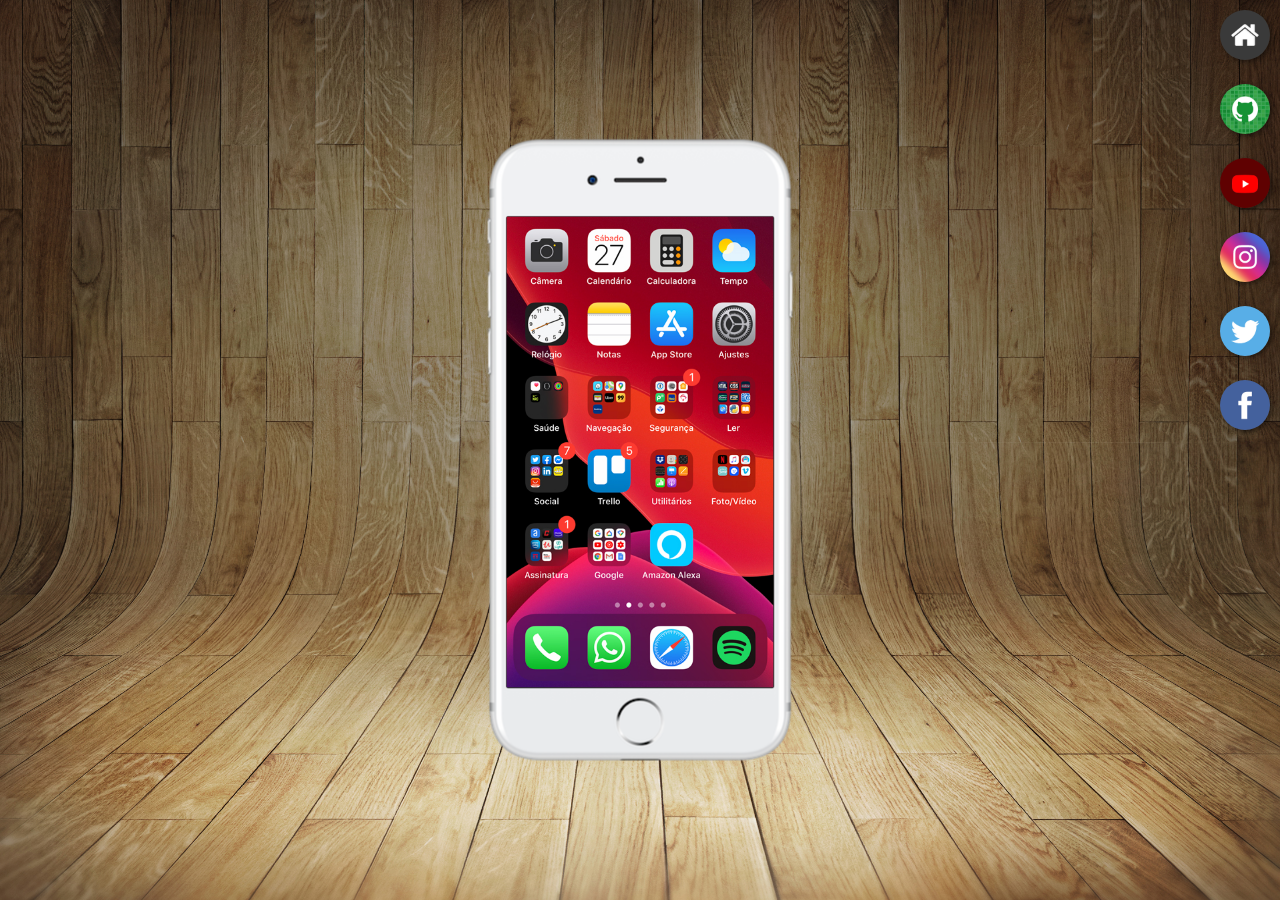
<file: index.html>
<!DOCTYPE html>
<html lang="en">
<head>
    <meta charset="UTF-8">
    <meta http-equiv="X-UA-Compatible" content="IE=edge">
    <meta name="viewport" content="width=device-width, initial-scale=1.0">
    <link rel="shortcut icon" href="favicon.ico" type="image/x-icon">

    <link rel="stylesheet" href="estilos/style.css">
    <title>Projeto Redes Sociais</title>
</head>
<body>
    <main>
        <section id="telefone">
            <iframe src="home.html" frameborder="0" name="tela" id="tela">Seu navegador não é compatível</iframe>
        </section>
        <section id="redes-sociais">
            <a href="home.html" target="tela"><img src="imagens/logo-home.jpg" alt="home"></a><br>
            <a href="github.html" target="tela"><img src="imagens/logo-github.jpg" alt="github"></a><br>
            <a href="youtube.html" target="tela"><img src="imagens/logo-youtube.jpg" alt="youtube"></a><br>
            <a href="instagram.html" target="tela"><img src="imagens/logo-instagram.jpg" alt="instagram"></a><br>
            <a href="twitter.html" target="tela"><img src="imagens/logo-twitter.jpg" alt="twitter"></a><br>
            <a href="facebook.html" target="tela"><img src="imagens/logo-facebook.jpg" alt="facebook"></a>
        </section>
    </main>
</body>
</html>
</file>
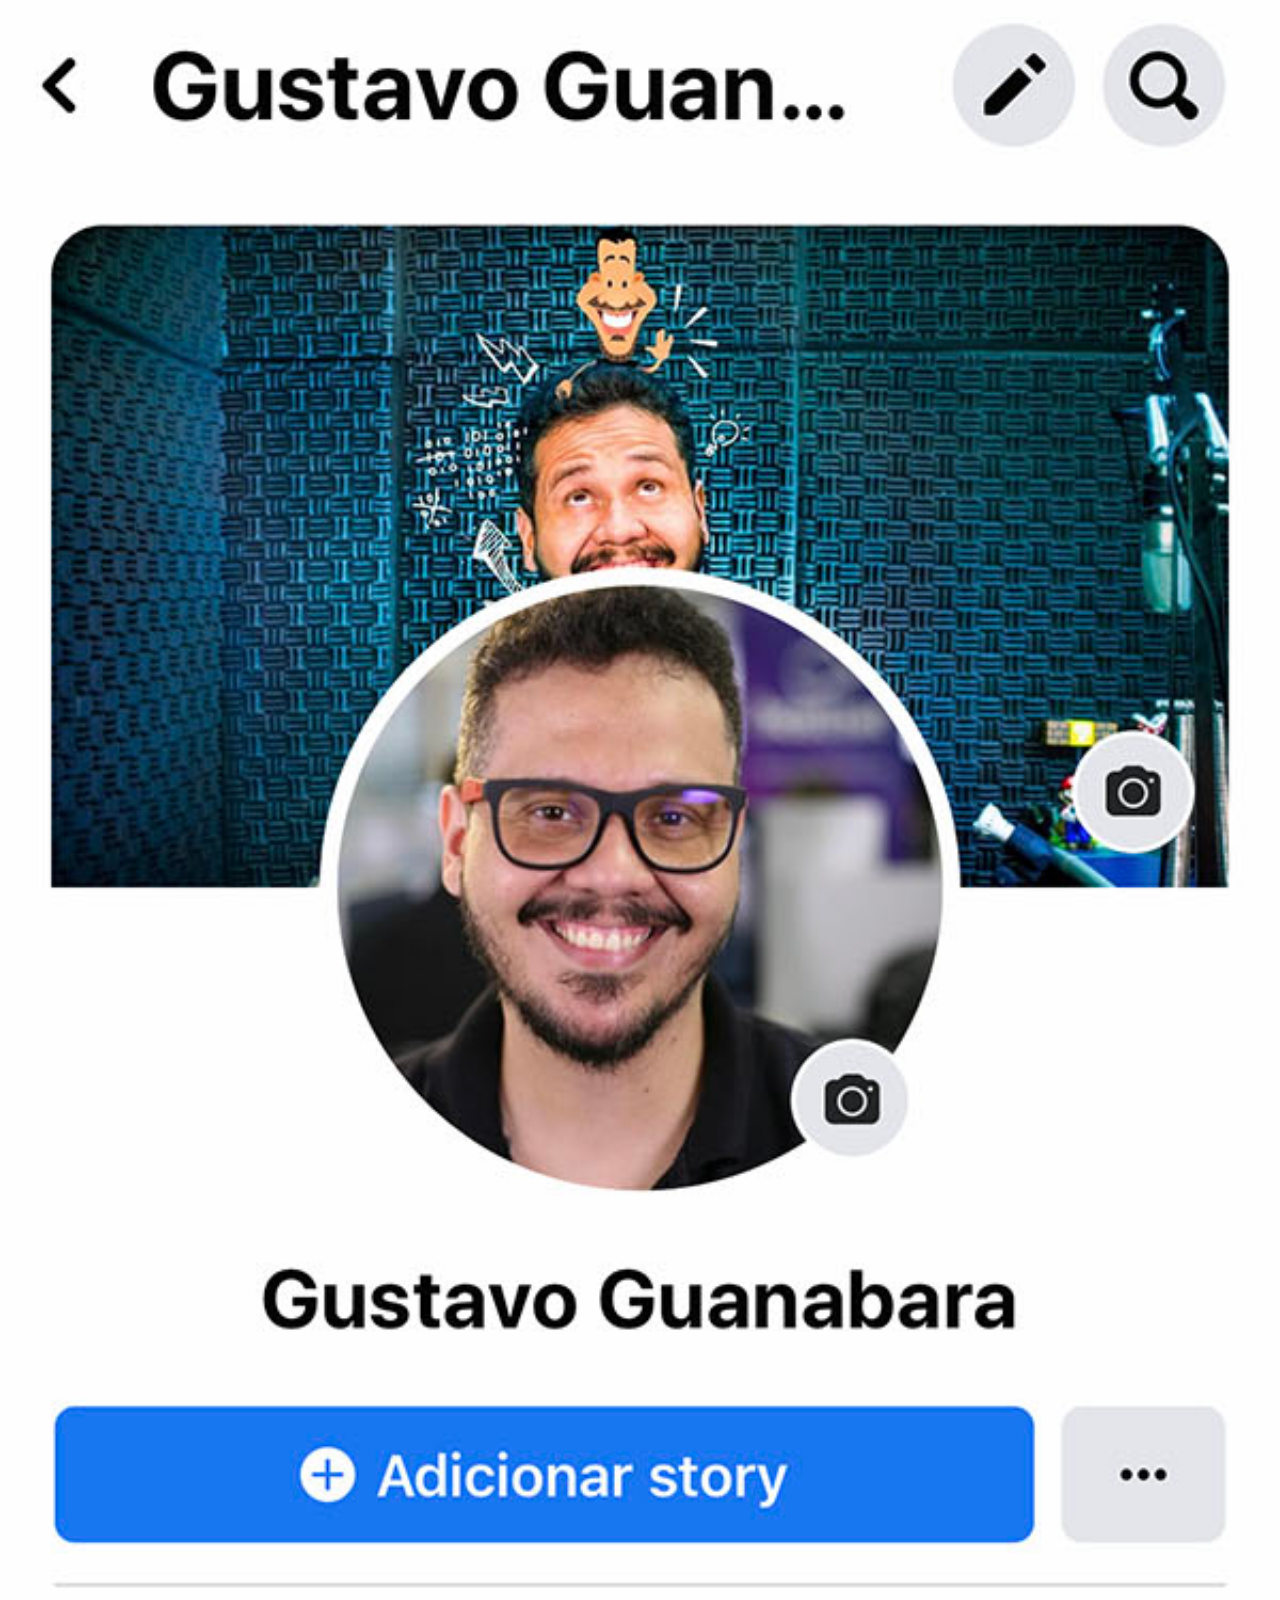
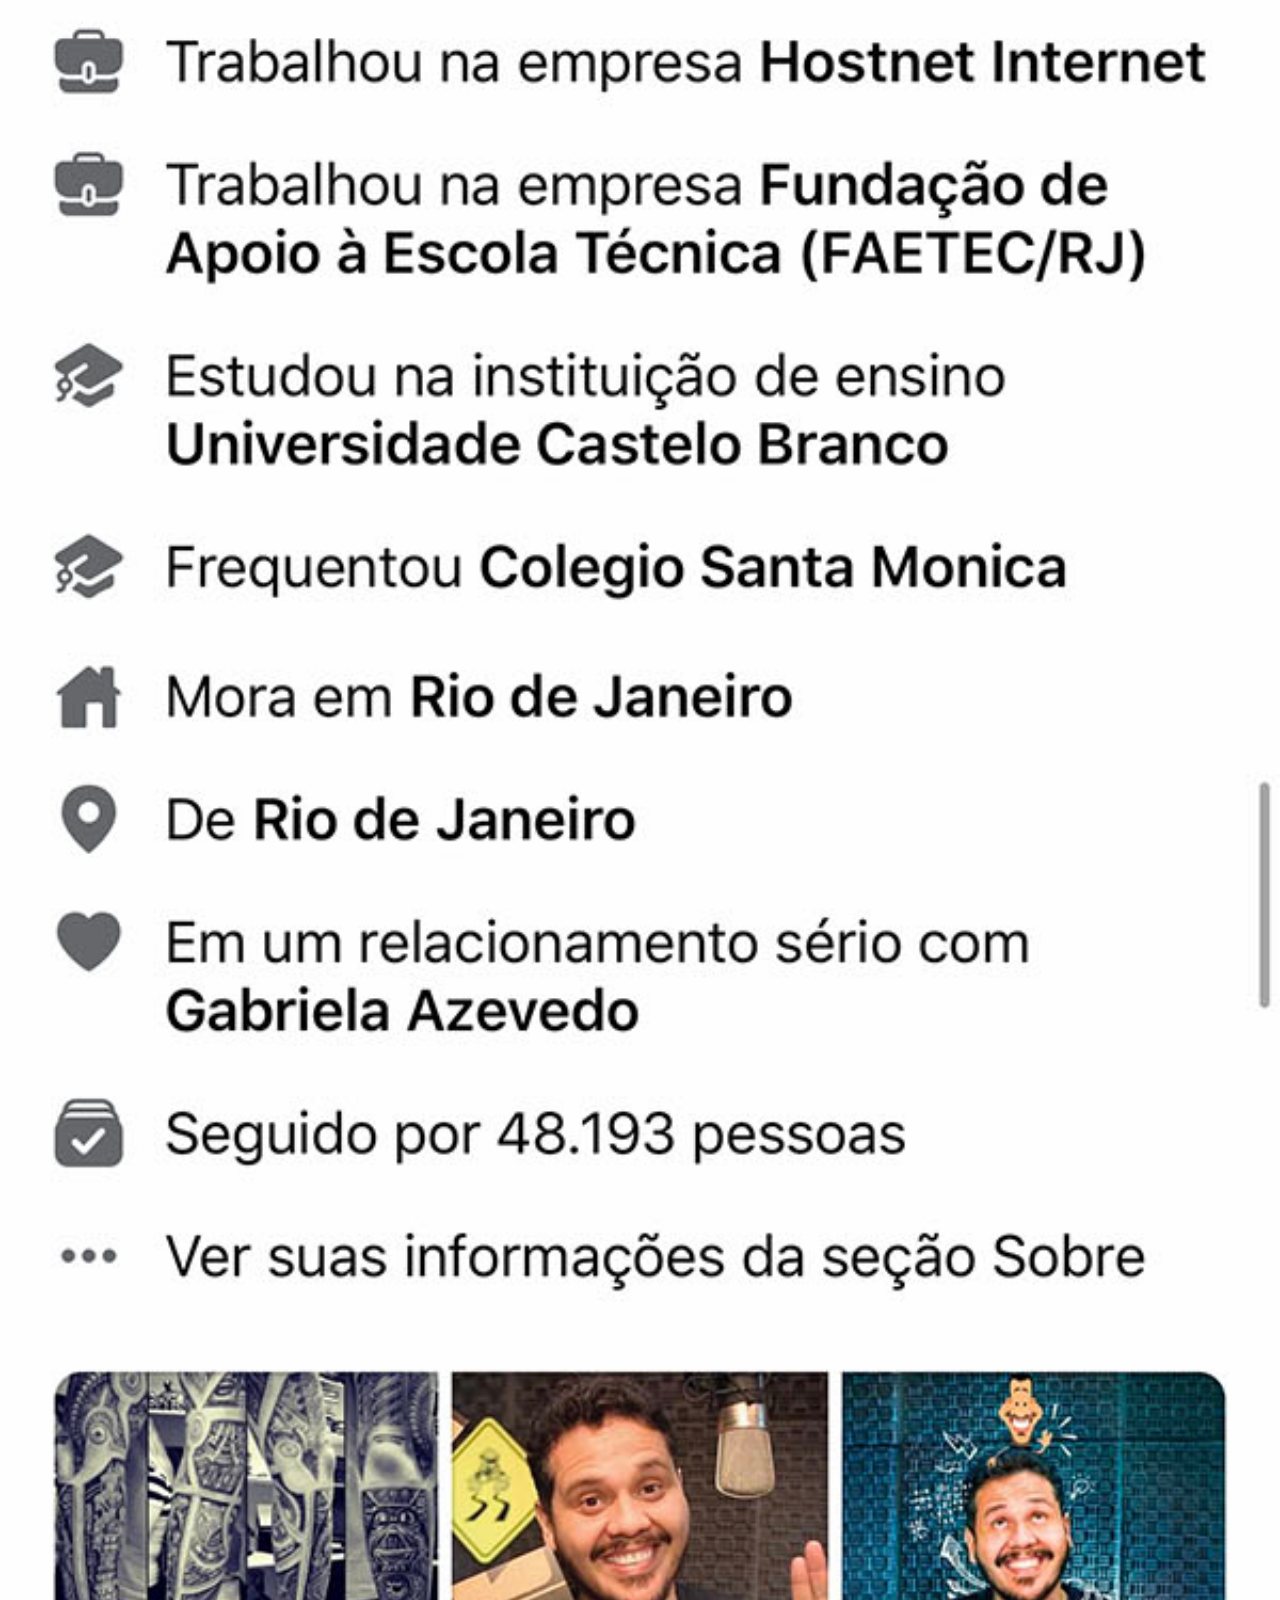
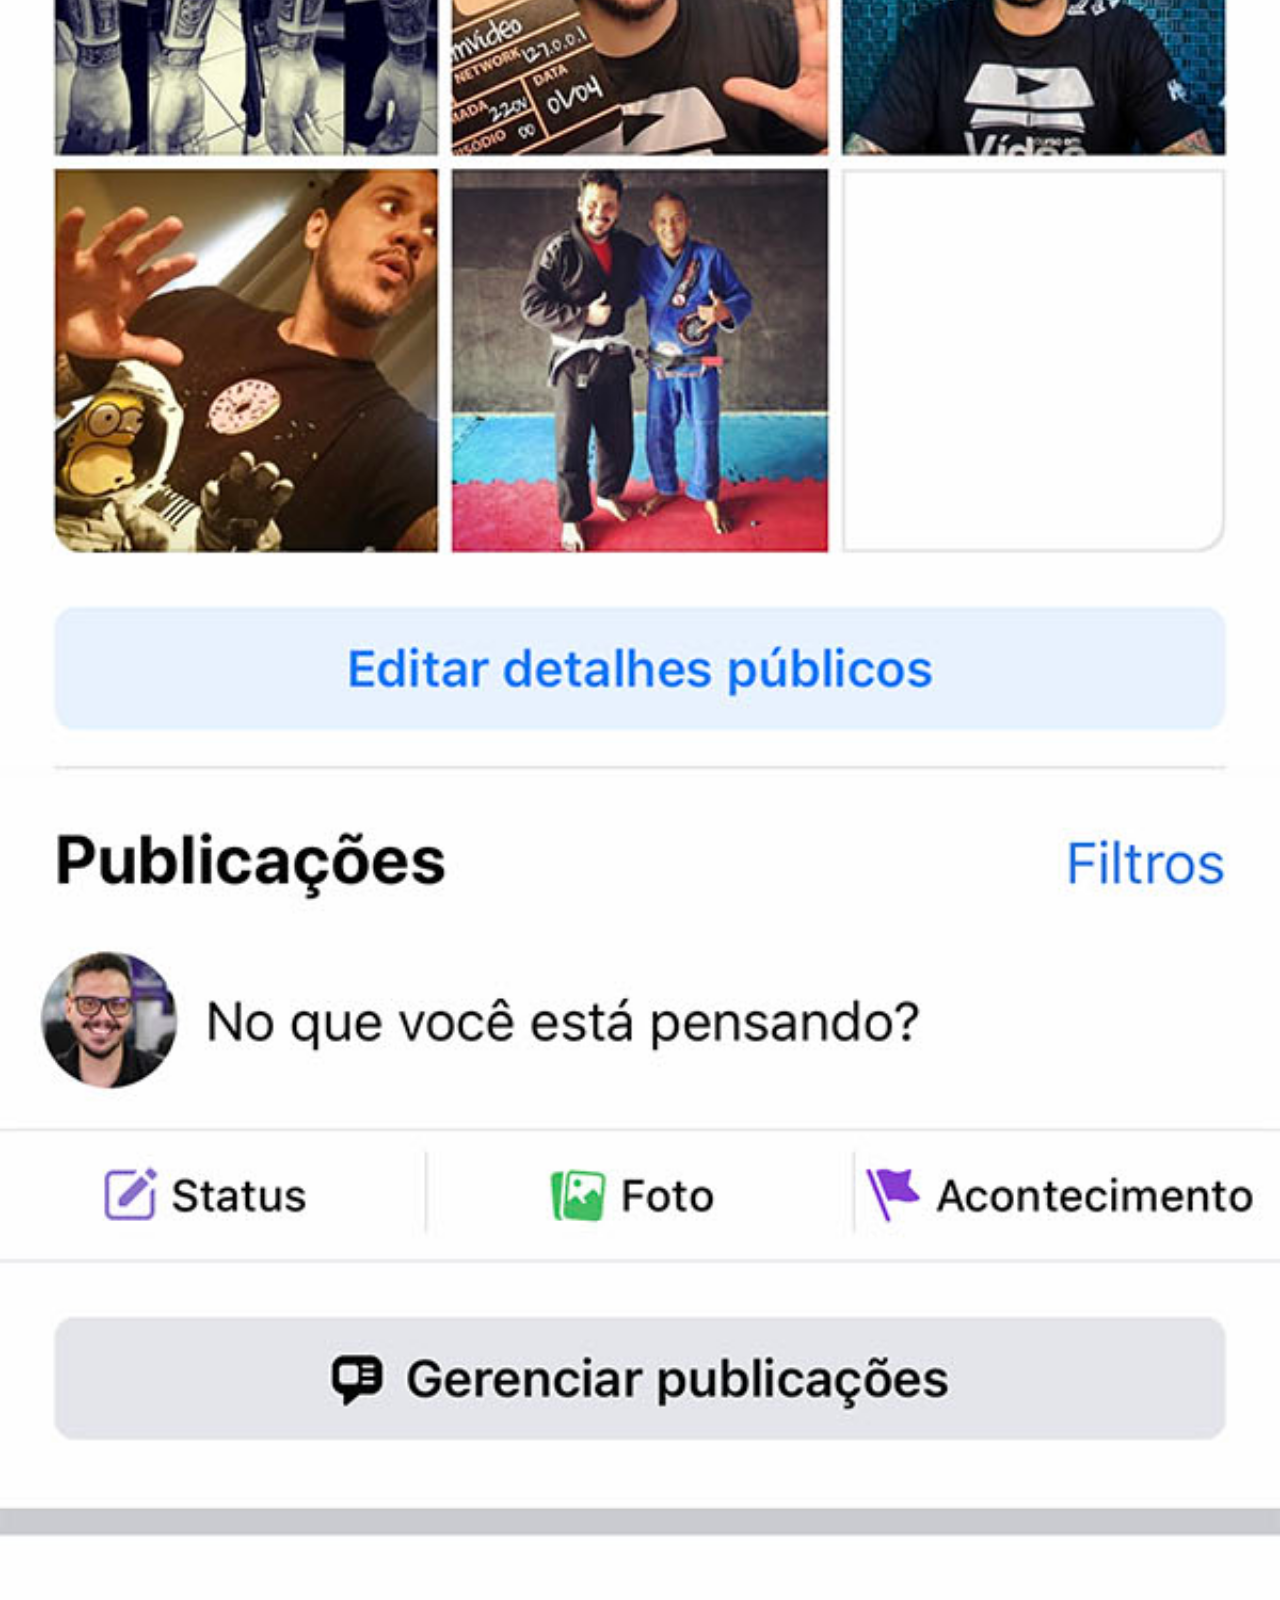
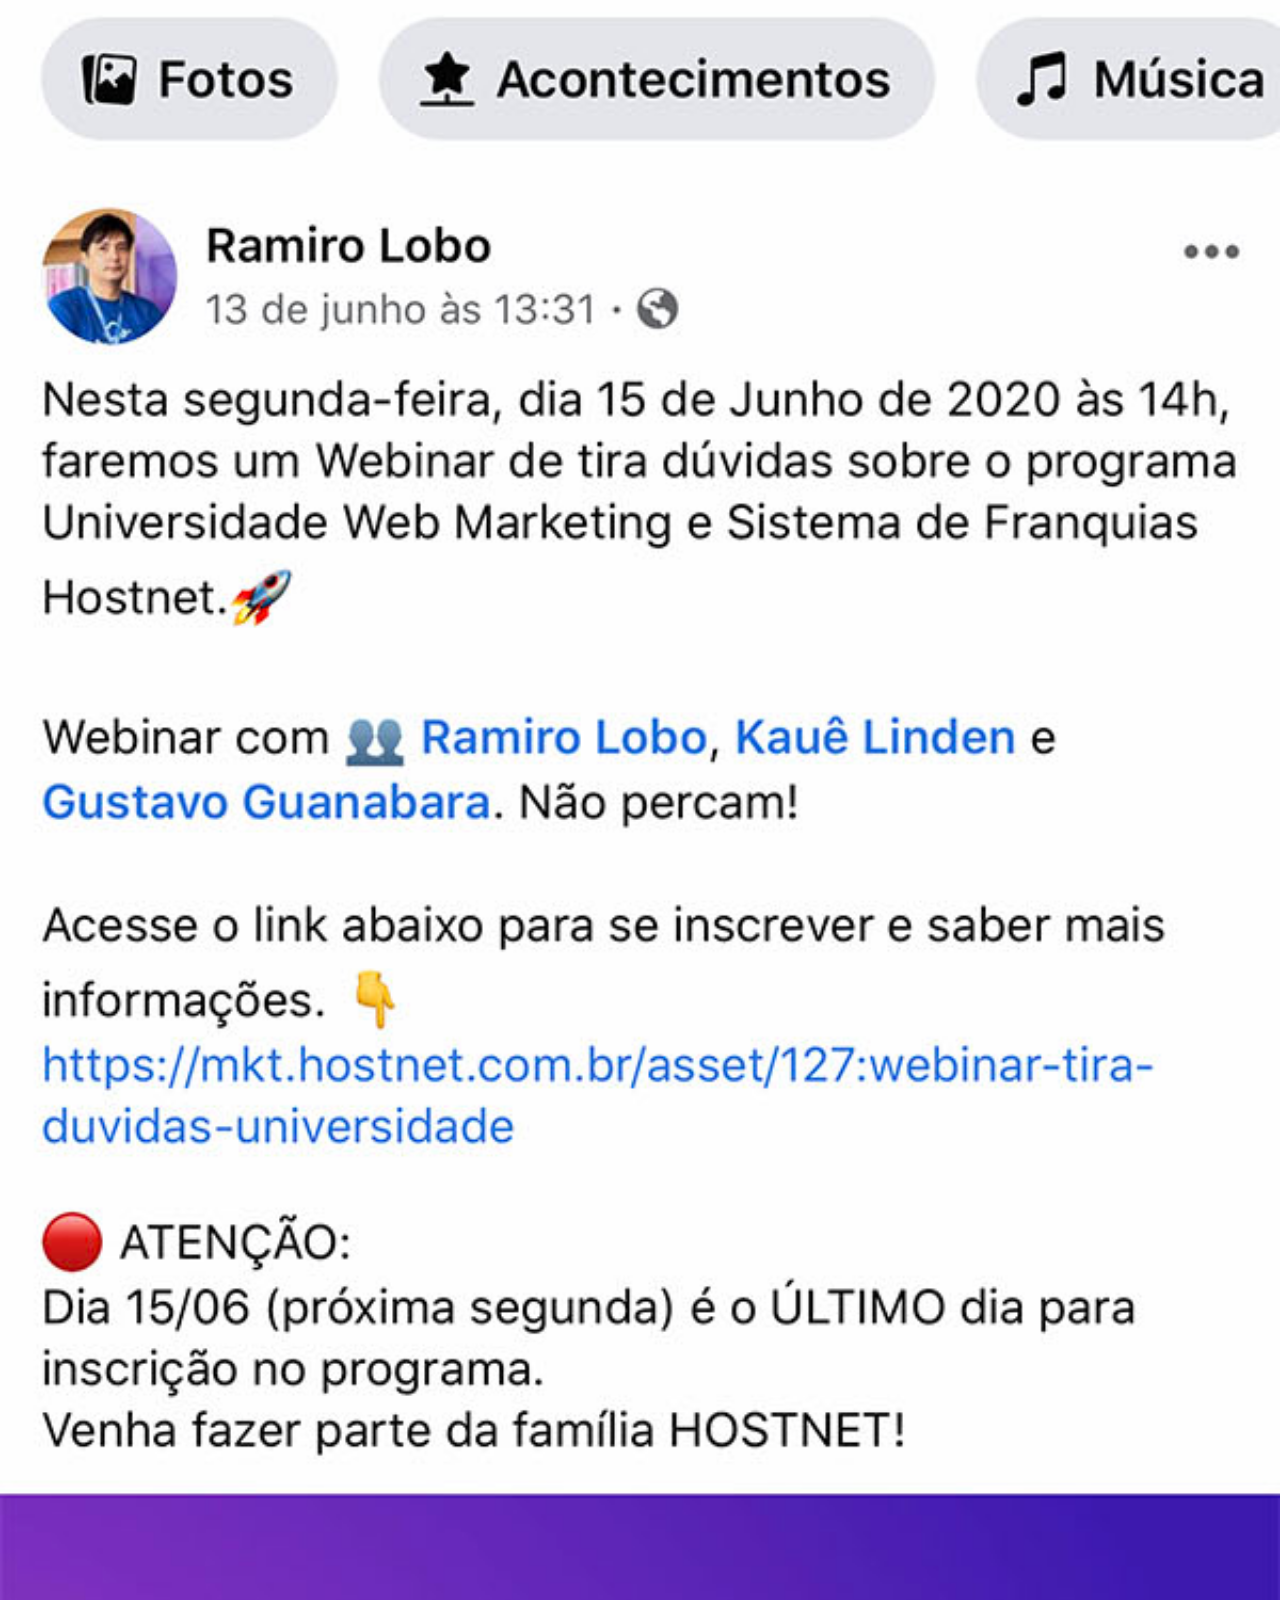
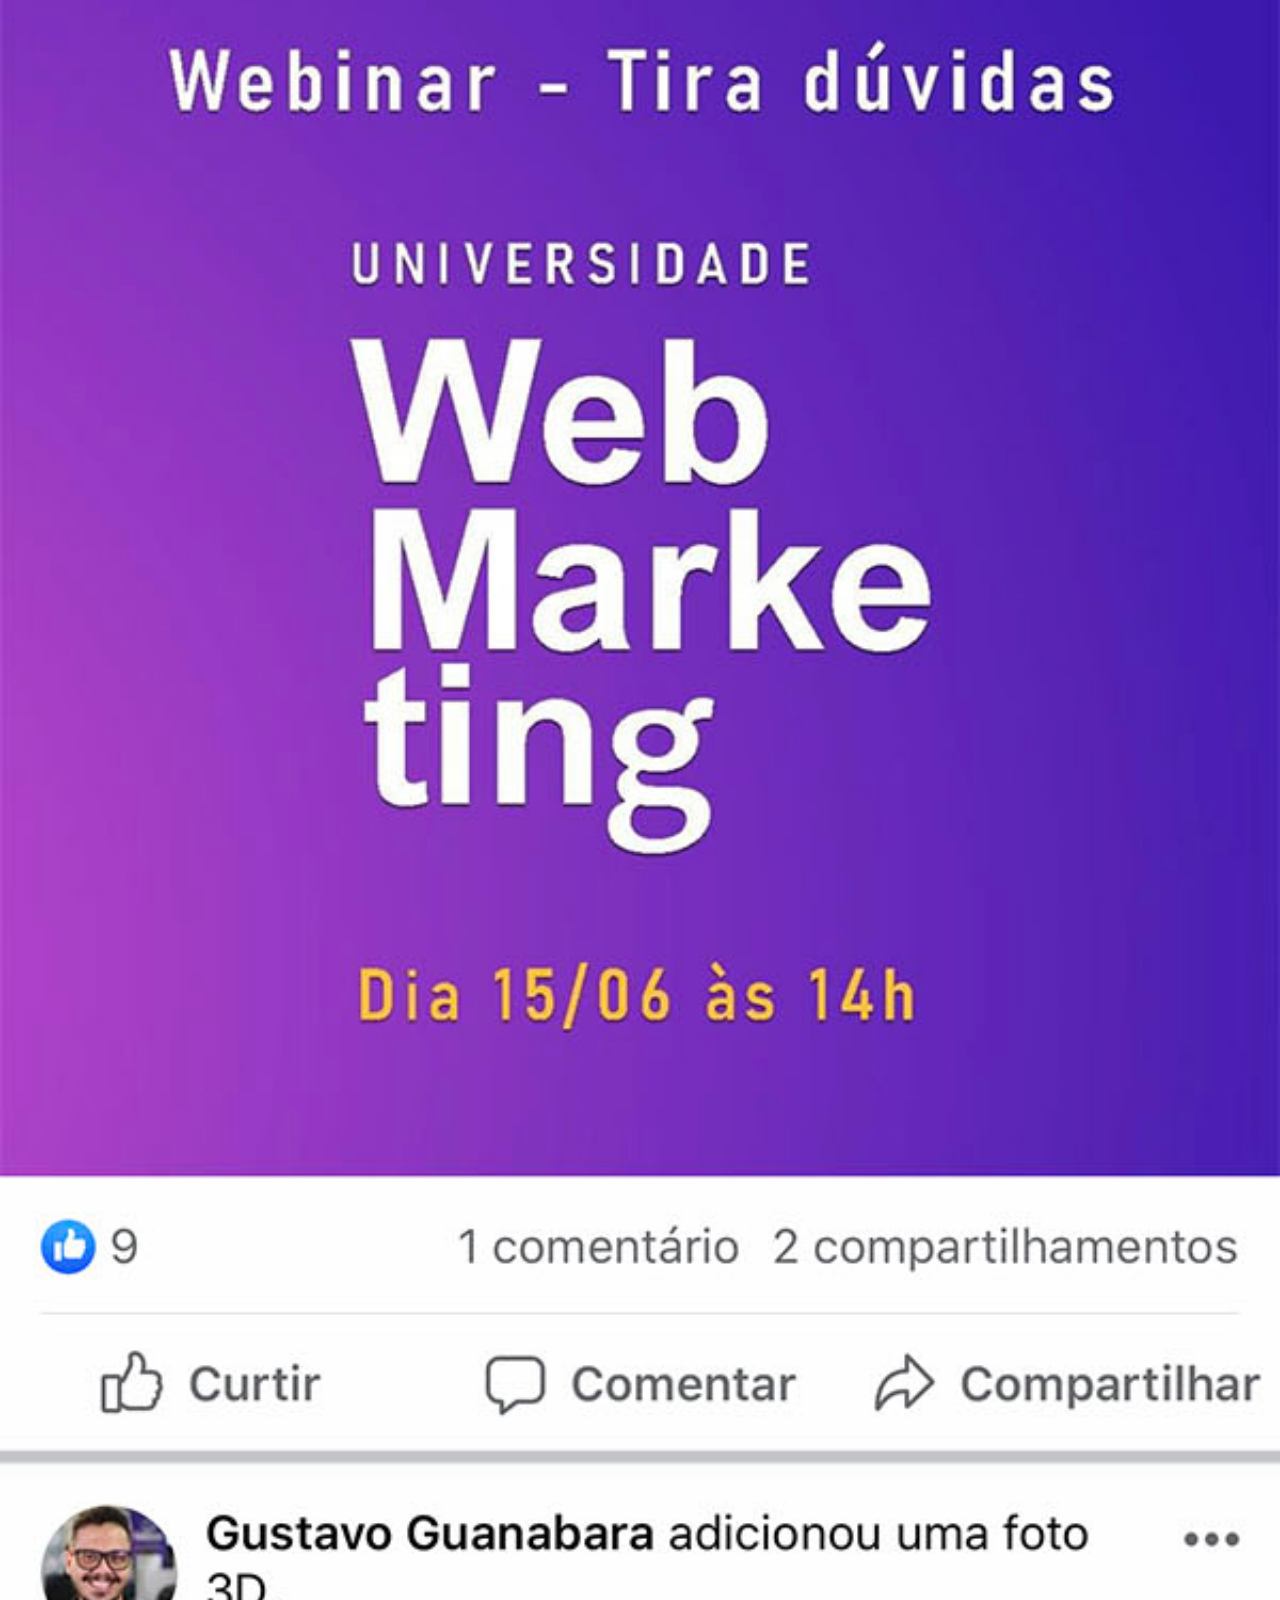
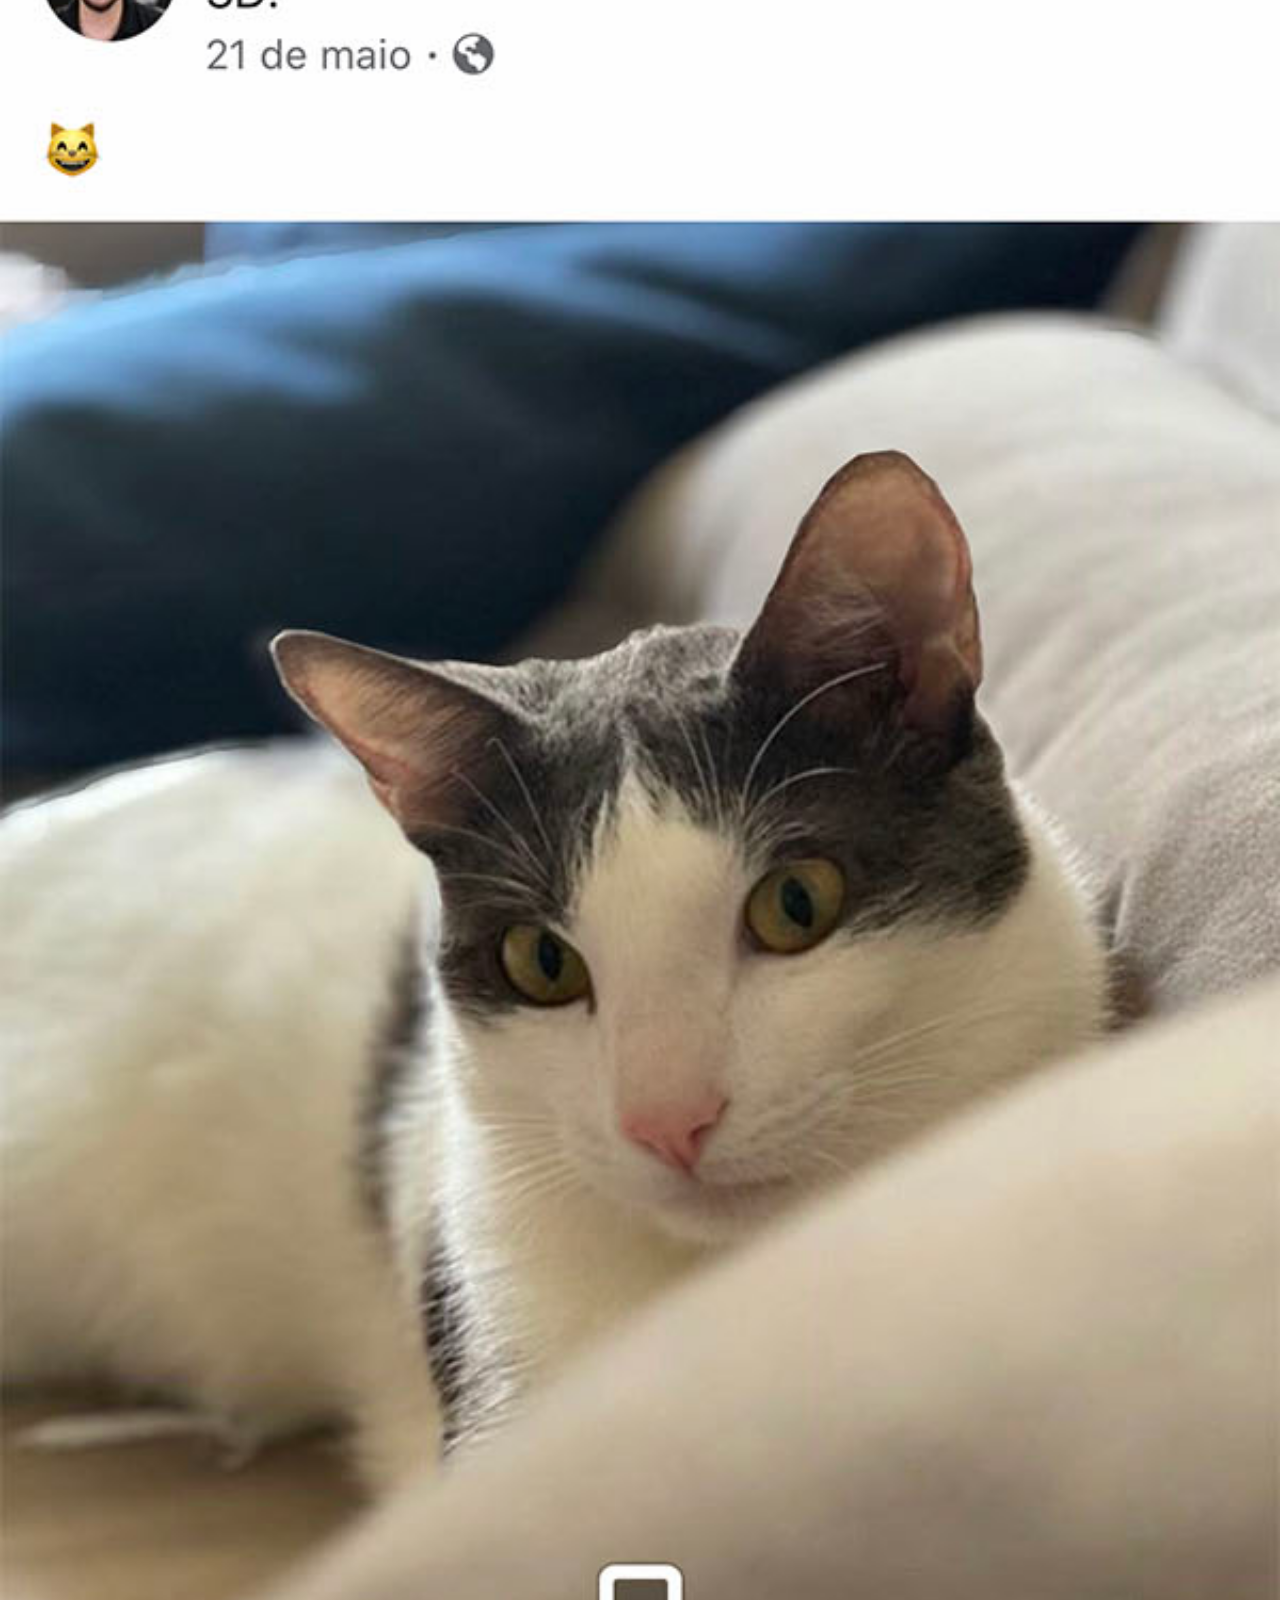
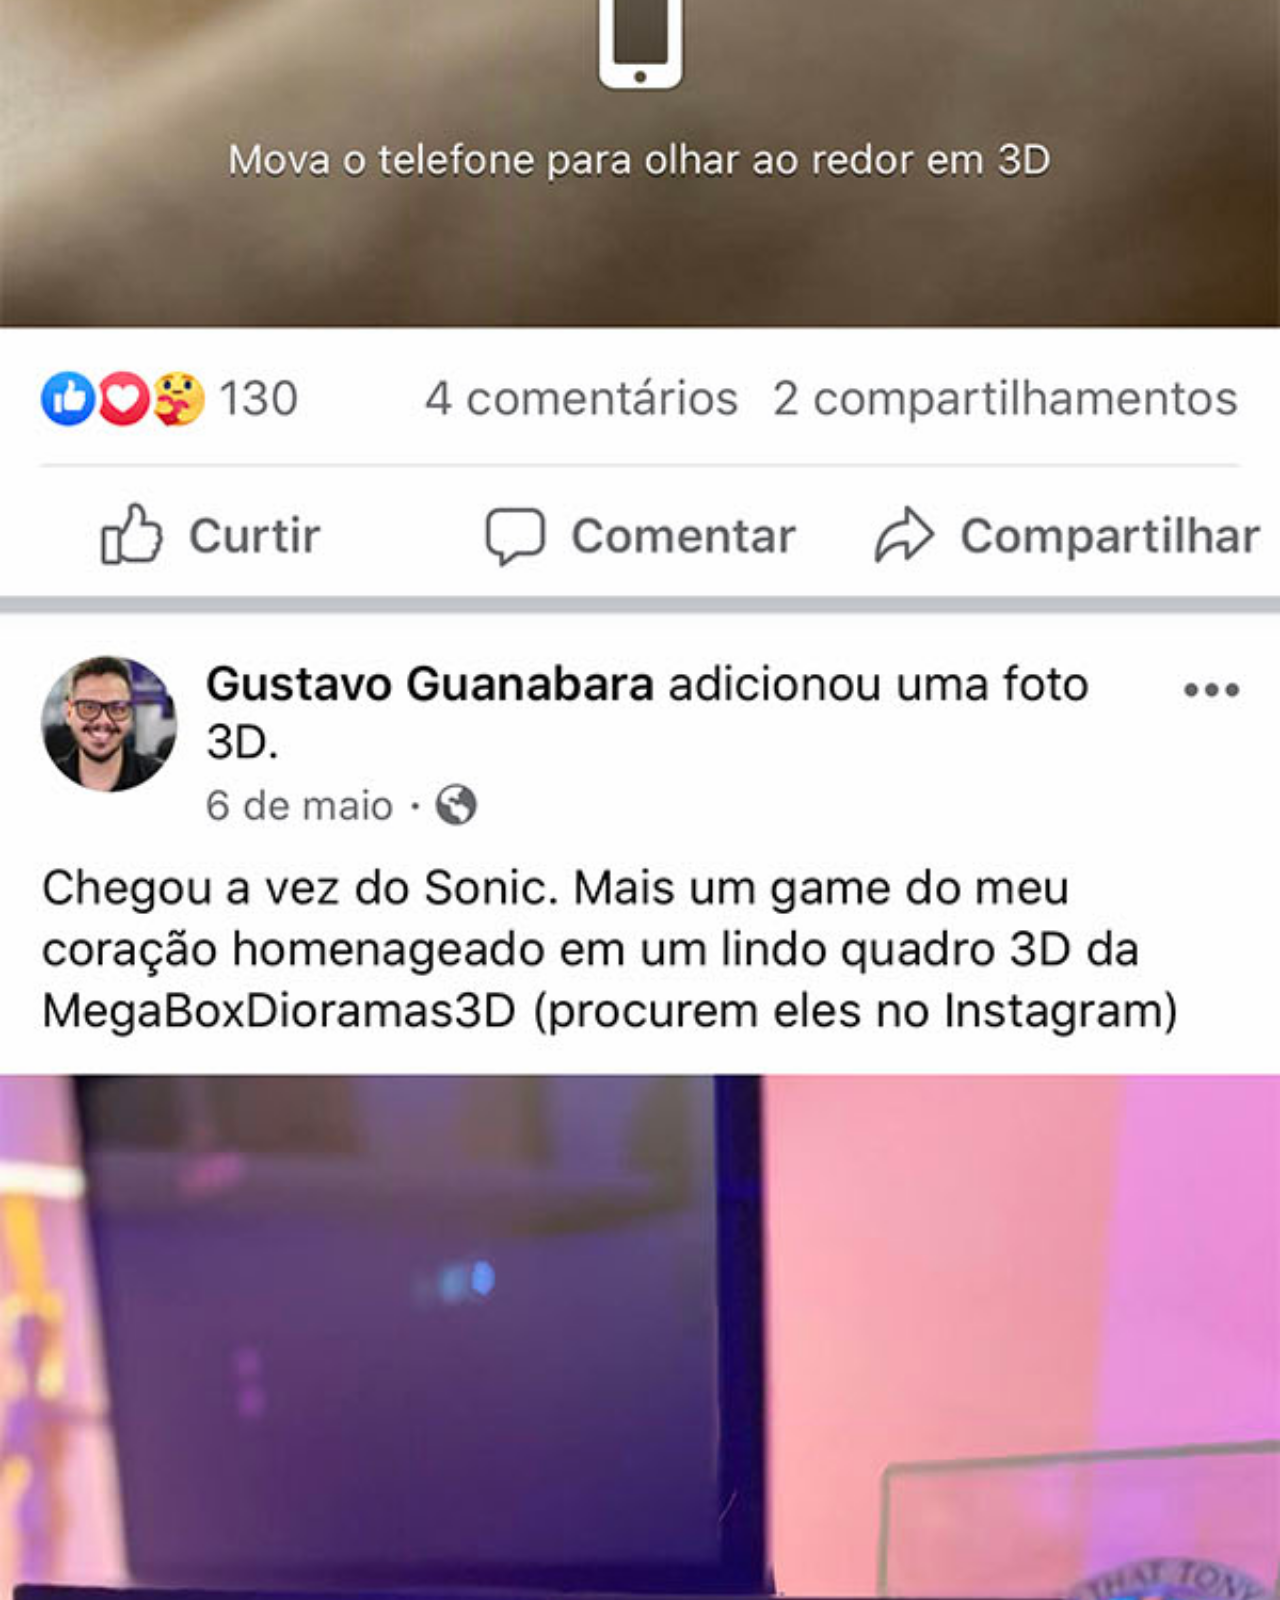
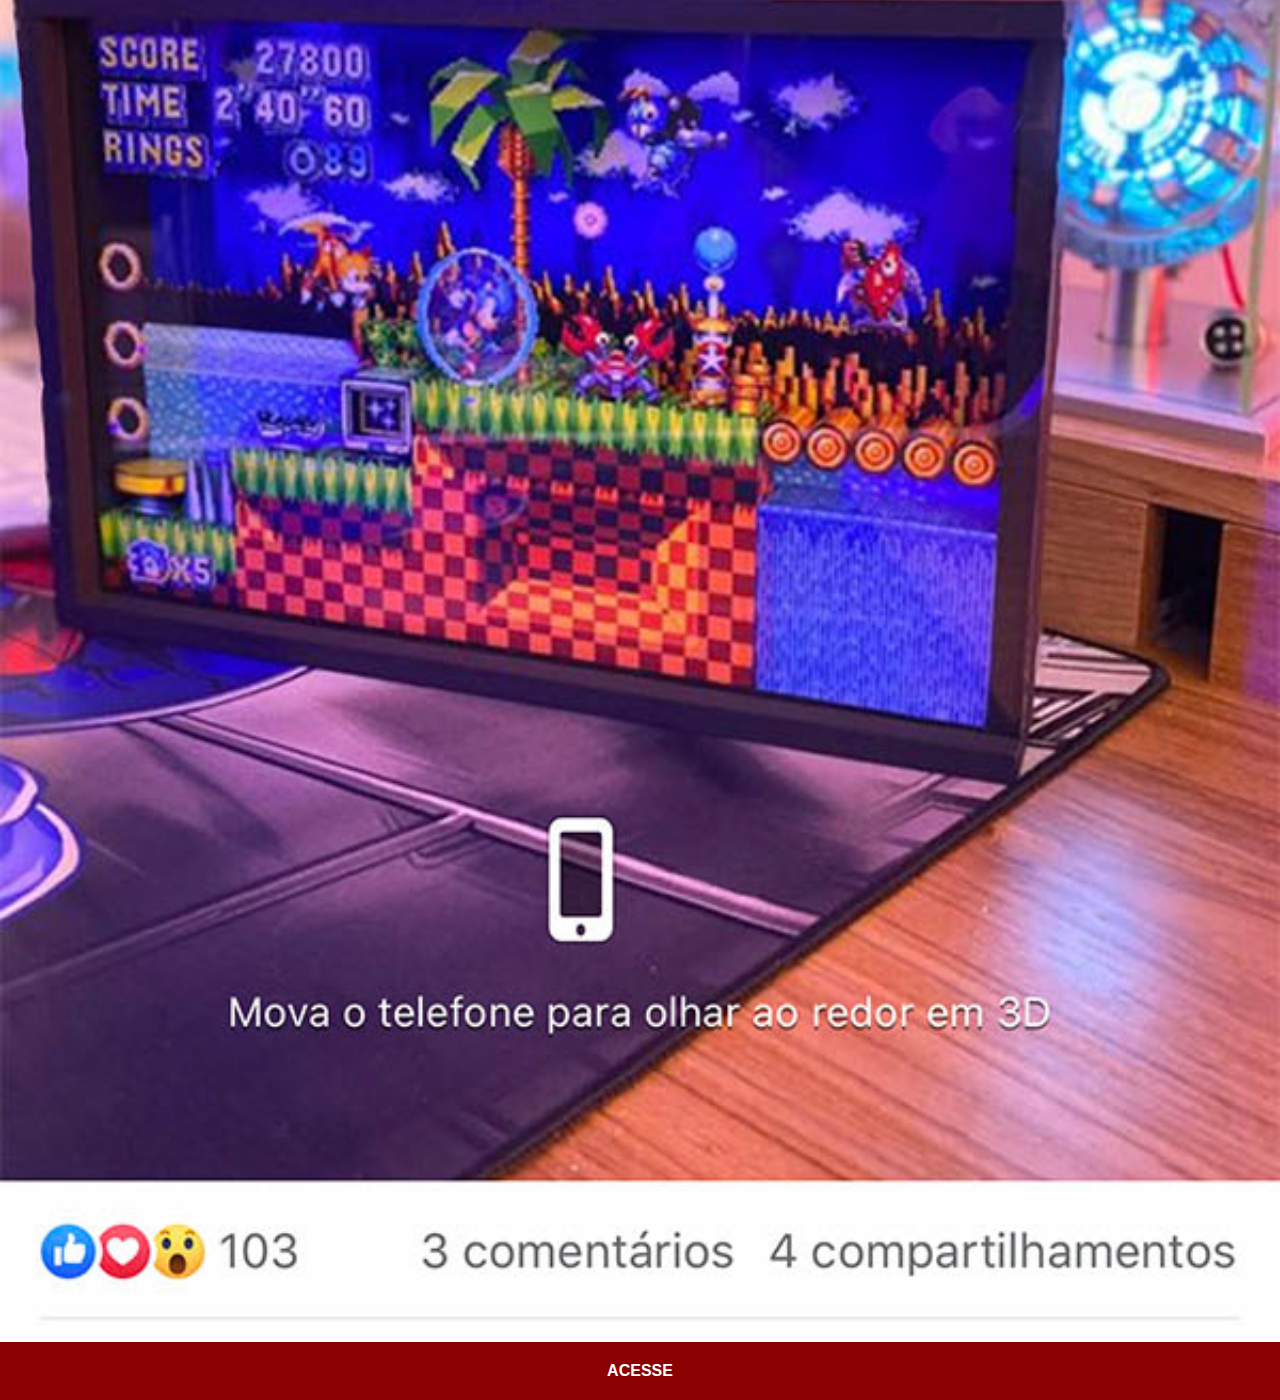
<file: facebook.html>
<!DOCTYPE html>
<html lang="en">
<head>
    <meta charset="UTF-8">
    <meta http-equiv="X-UA-Compatible" content="IE=edge">
    <meta name="viewport" content="width=device-width, initial-scale=1.0">
    <title>Facebook</title>
    <link rel="stylesheet" href="estilos/social.css">
</head>
<body>
    <img src="imagens/tela-facebook.jpg" alt="Facebook">
    <a href="https://pt-br.facebook.com/gustavoguanabara" target="_blank">ACESSE</a>
</body>
</html>
</file>
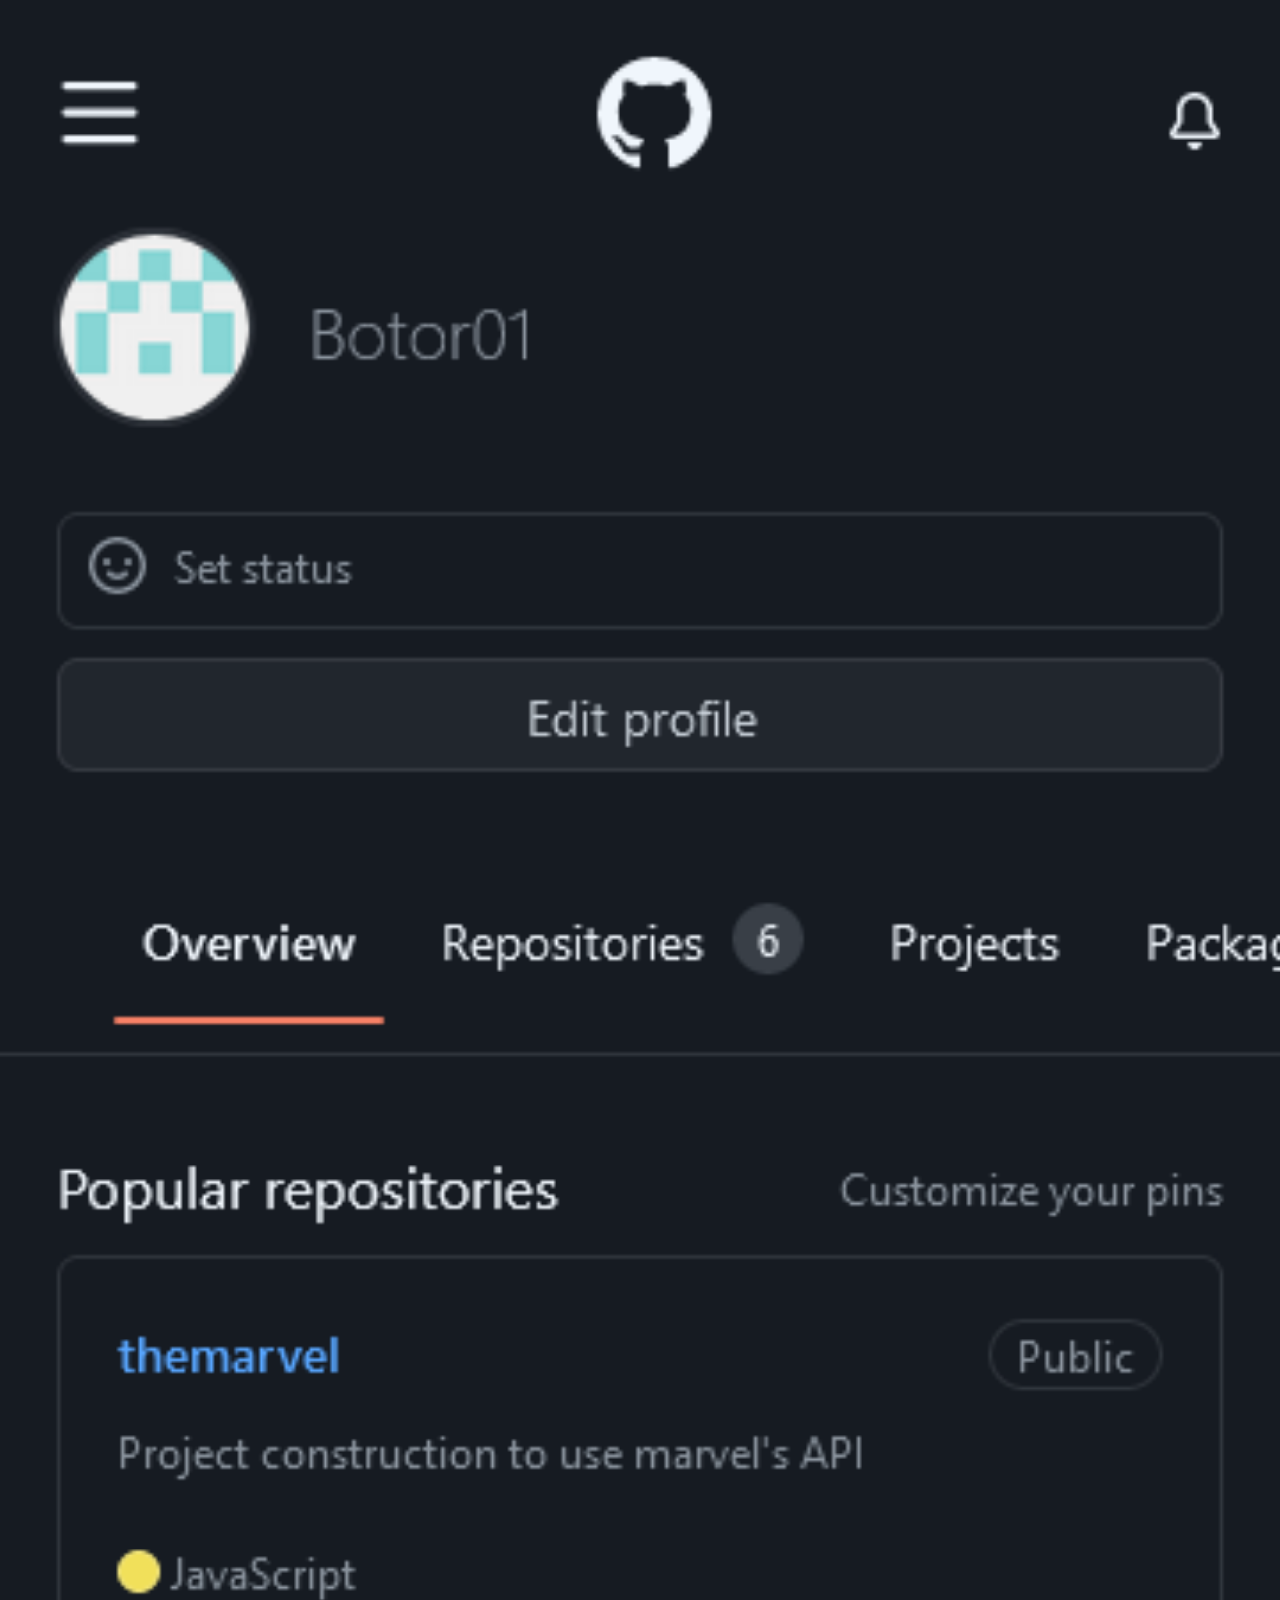
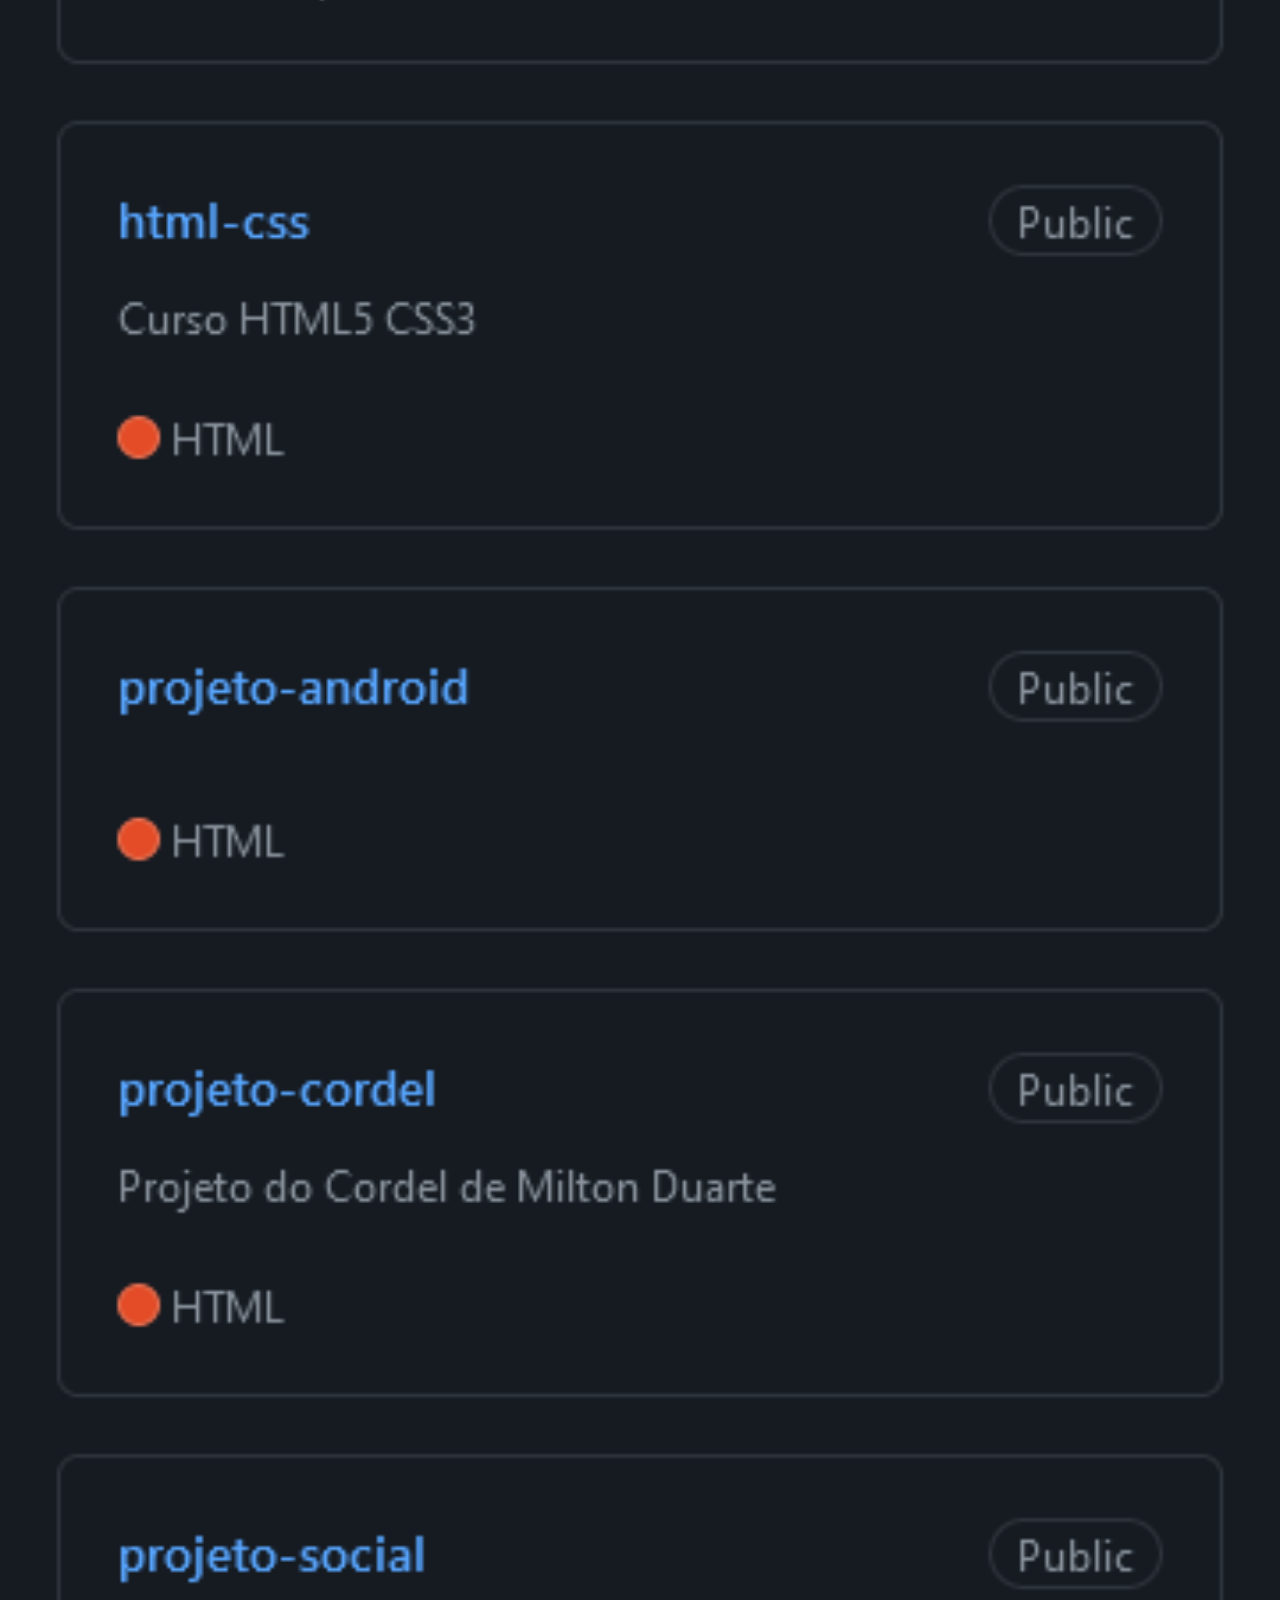
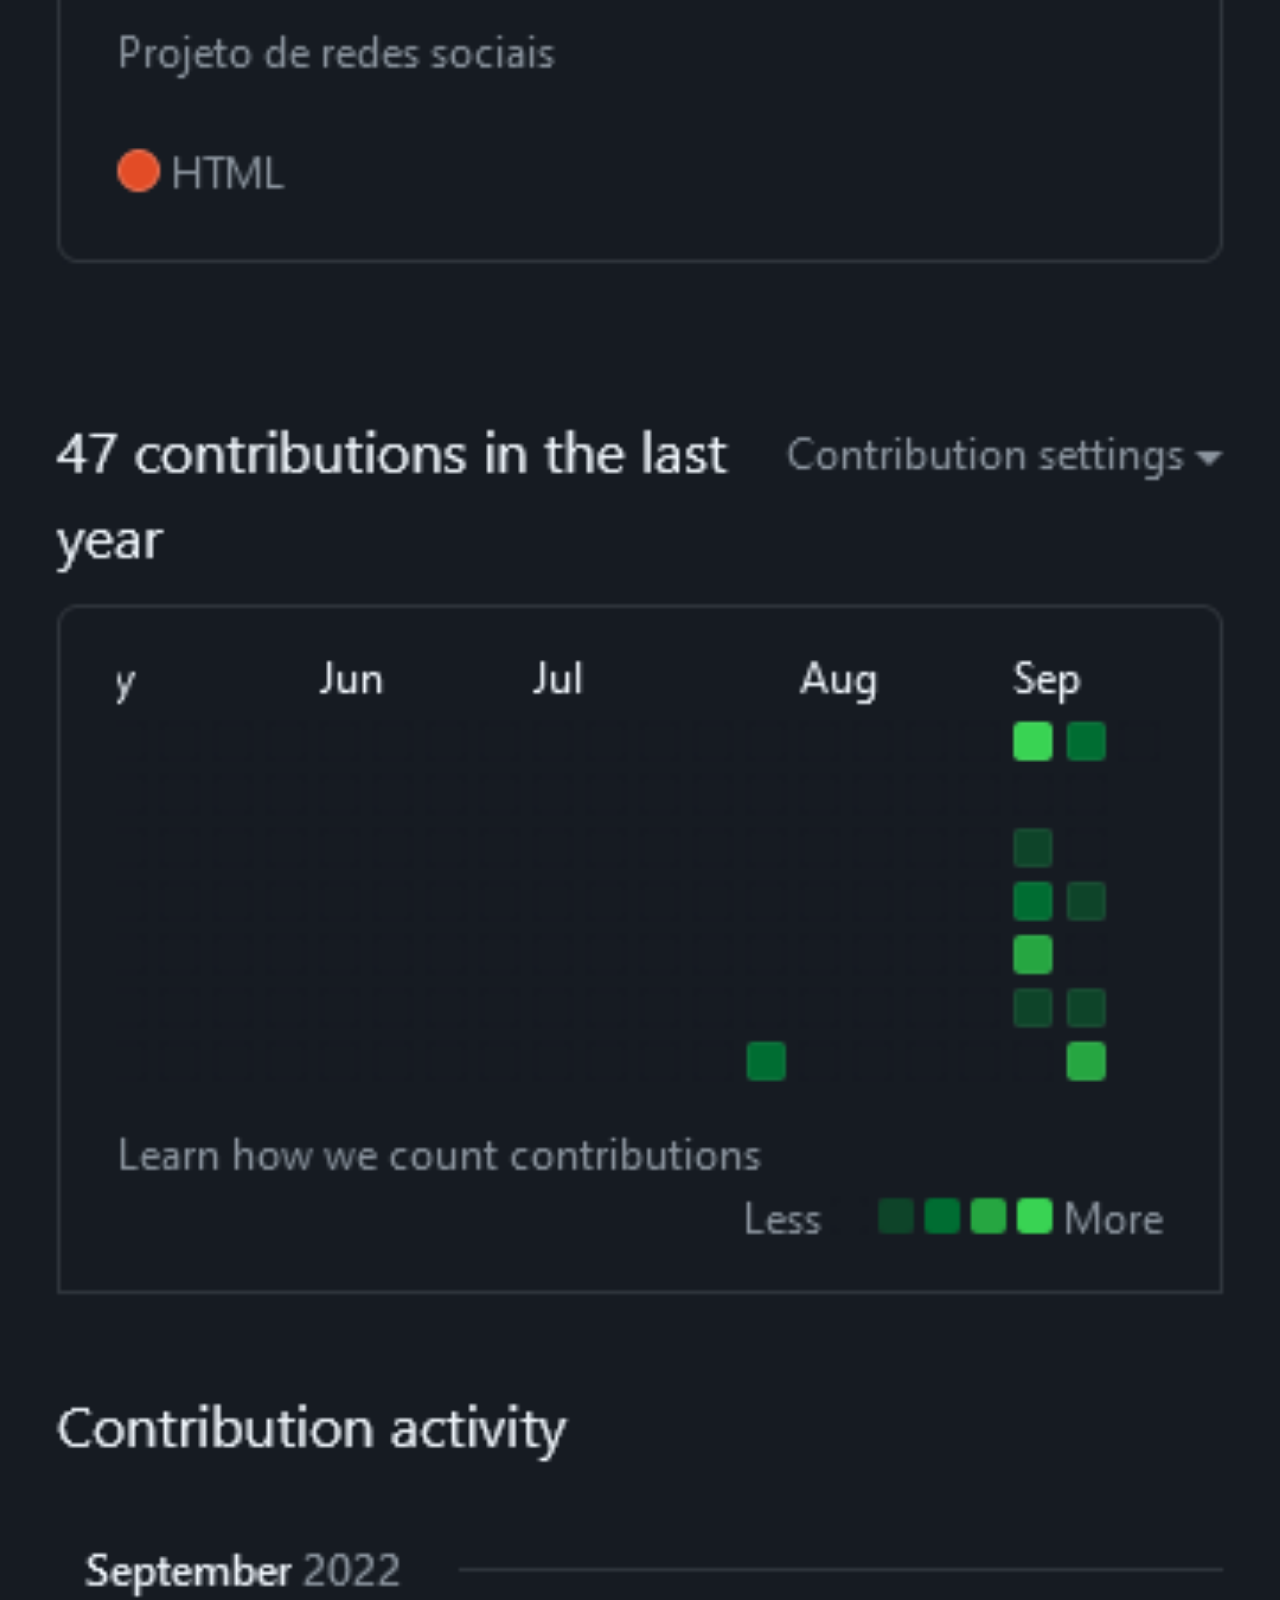
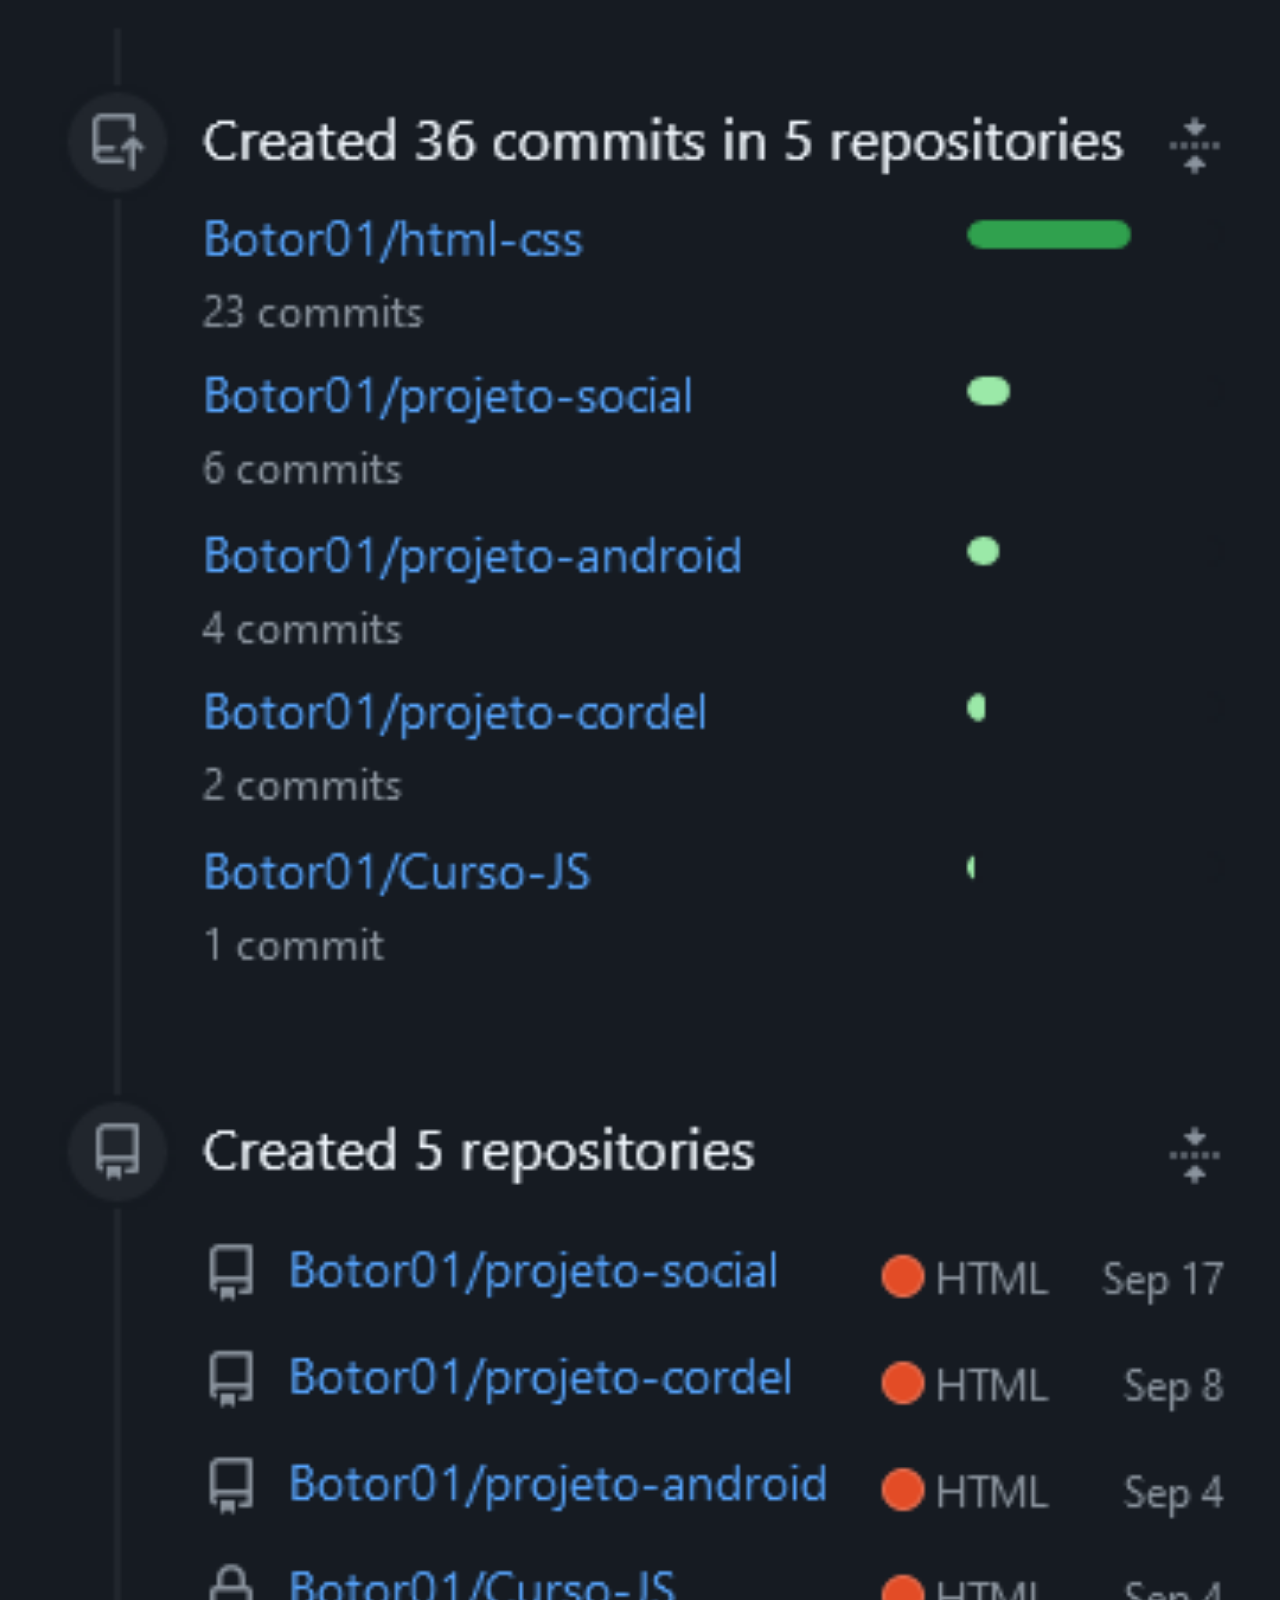
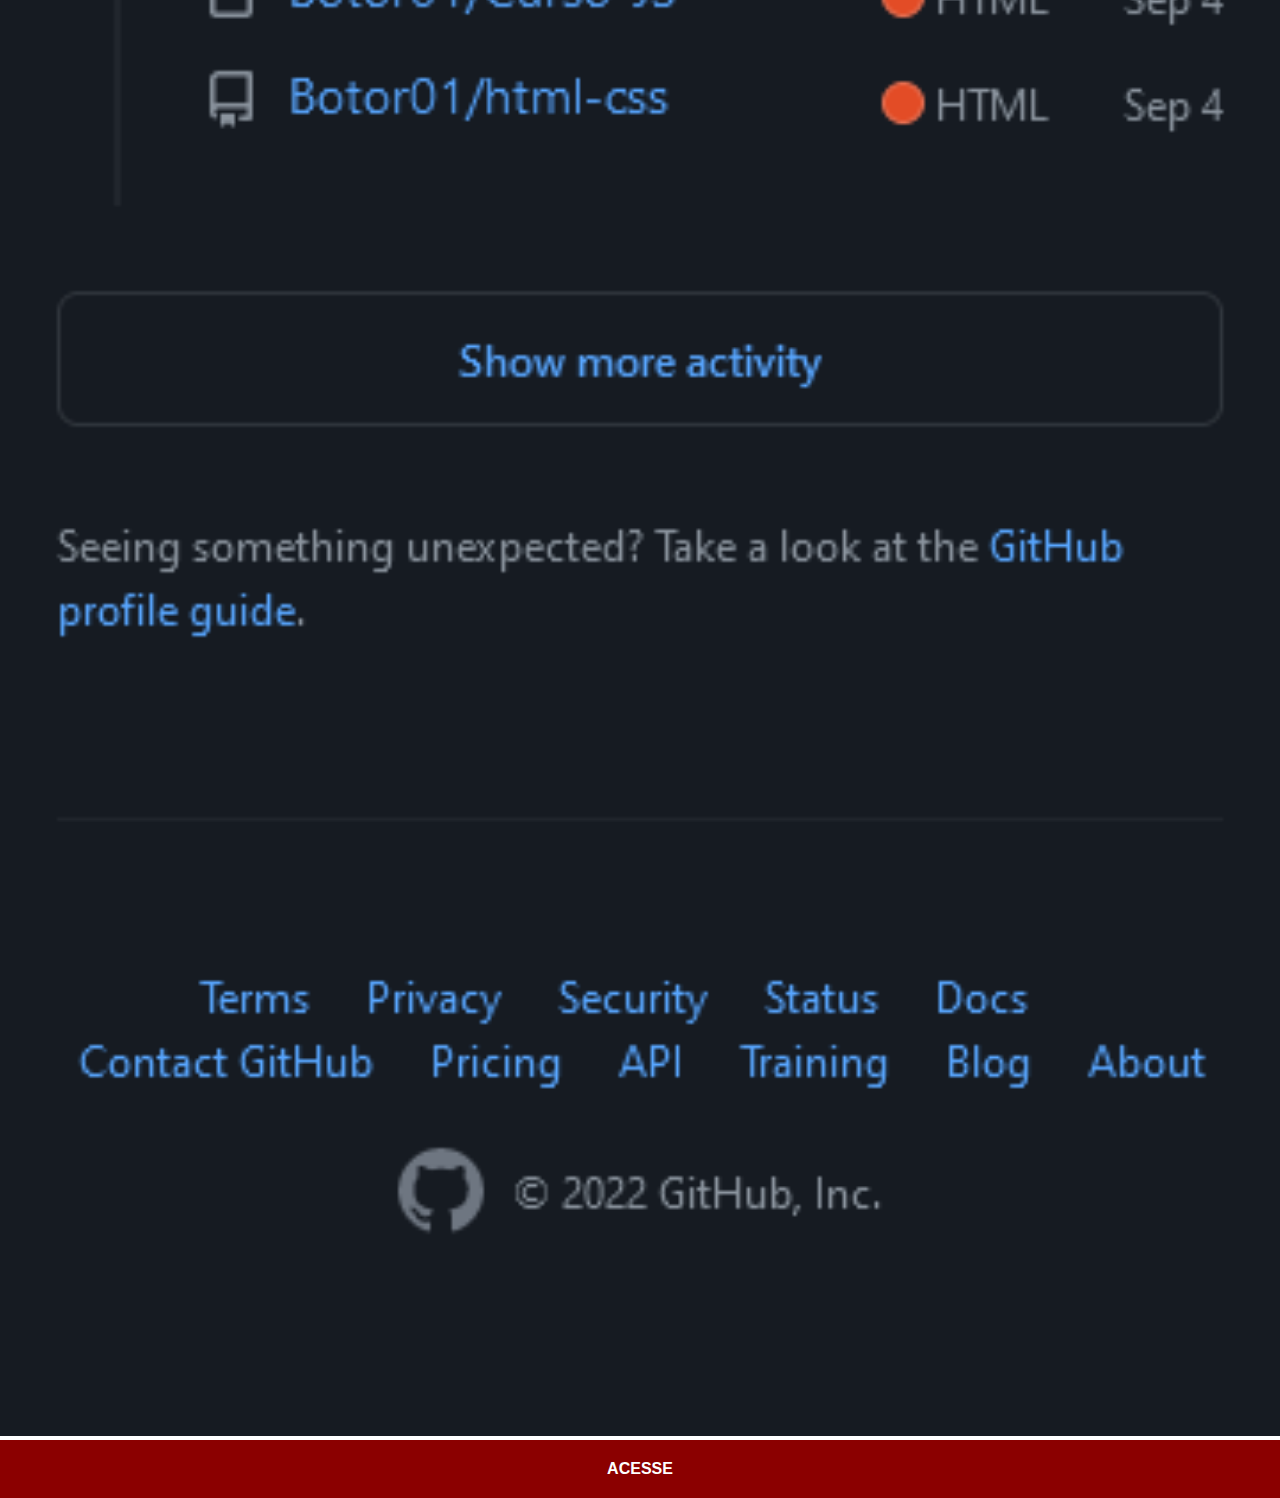
<file: github.html>
<!DOCTYPE html>
<html lang="en">
<head>
    <meta charset="UTF-8">
    <meta http-equiv="X-UA-Compatible" content="IE=edge">
    <meta name="viewport" content="width=device-width, initial-scale=1.0">
    <title>GitHub</title>
    <link rel="stylesheet" href="estilos/social.css">
</head>
<body>
    <img src="imagens/github.png" alt="GitHub">
    <a href="https://github.com/Botor01" target="_blank">ACESSE</a>
</body>
</html>
</file>
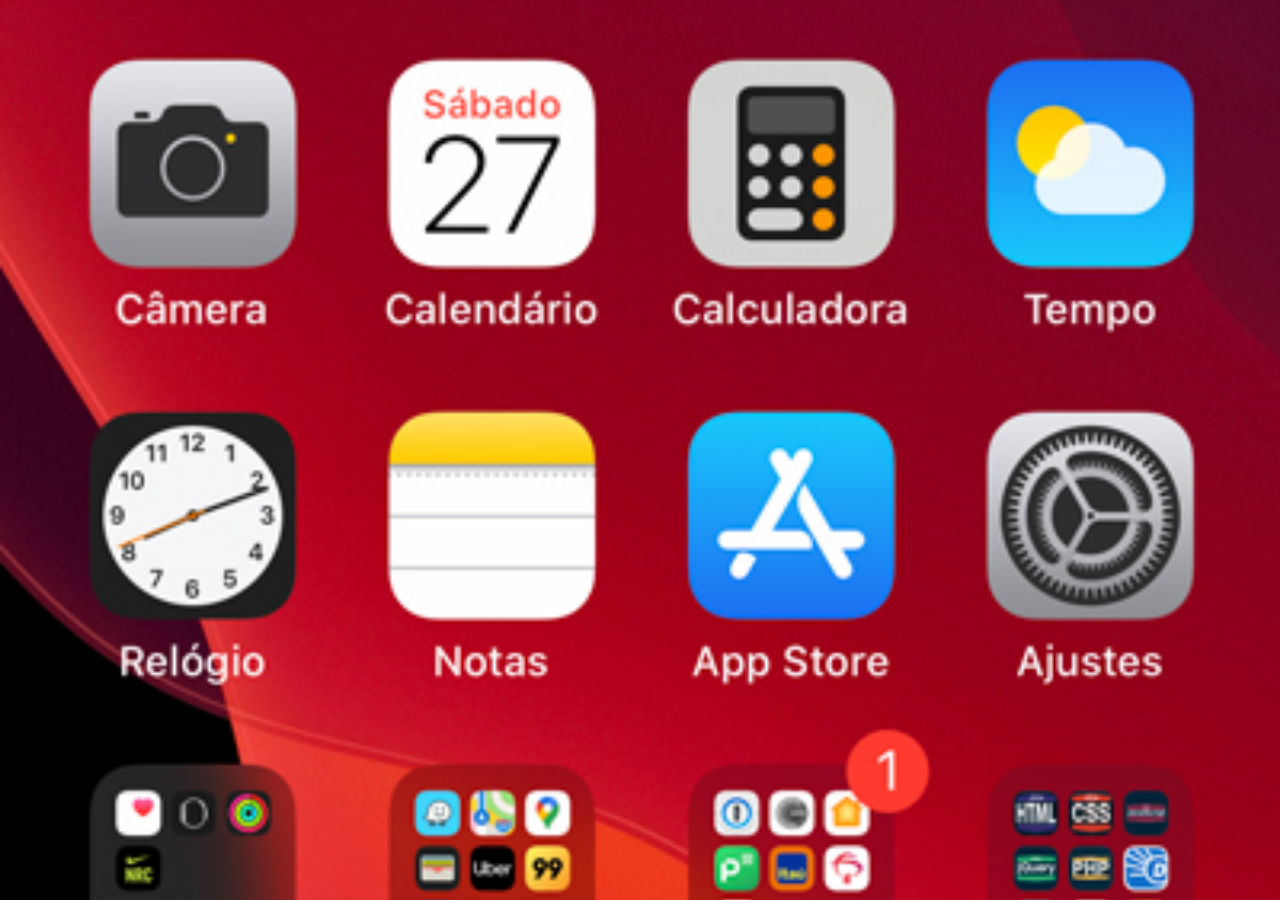
<file: home.html>
<!DOCTYPE html>
<html lang="en">
<head>
    <meta charset="UTF-8">
    <meta http-equiv="X-UA-Compatible" content="IE=edge">
    <meta name="viewport" content="width=device-width, initial-scale=1.0">
    <title>Home</title>
</head>
<style>
    *{
        margin: 0px;
        padding: 0px;
    }

    body{
        width: 100vw;
        height: 100vh;
        
        background: black url('imagens/tela-home.jpg') no-repeat top center;
        background-size: cover;
    }
</style>
<body>
    
</body>
</html>
</file>
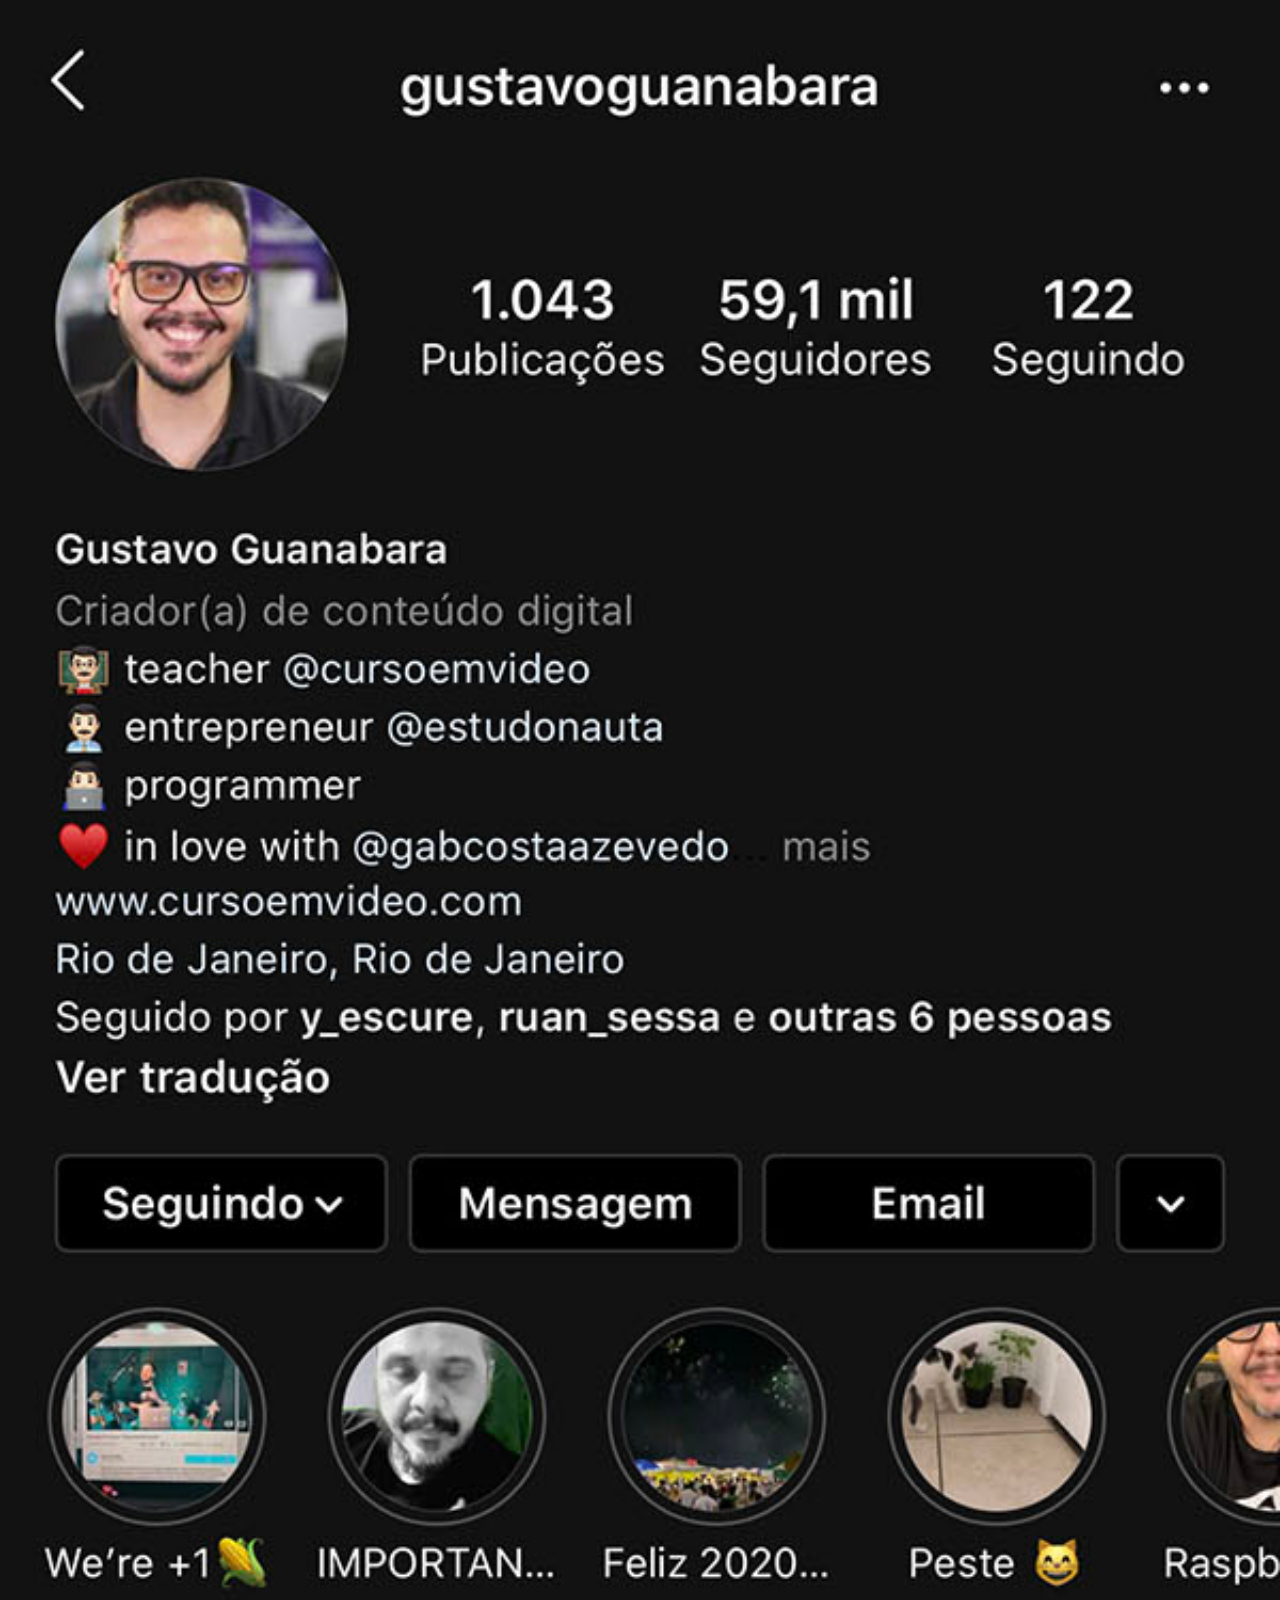
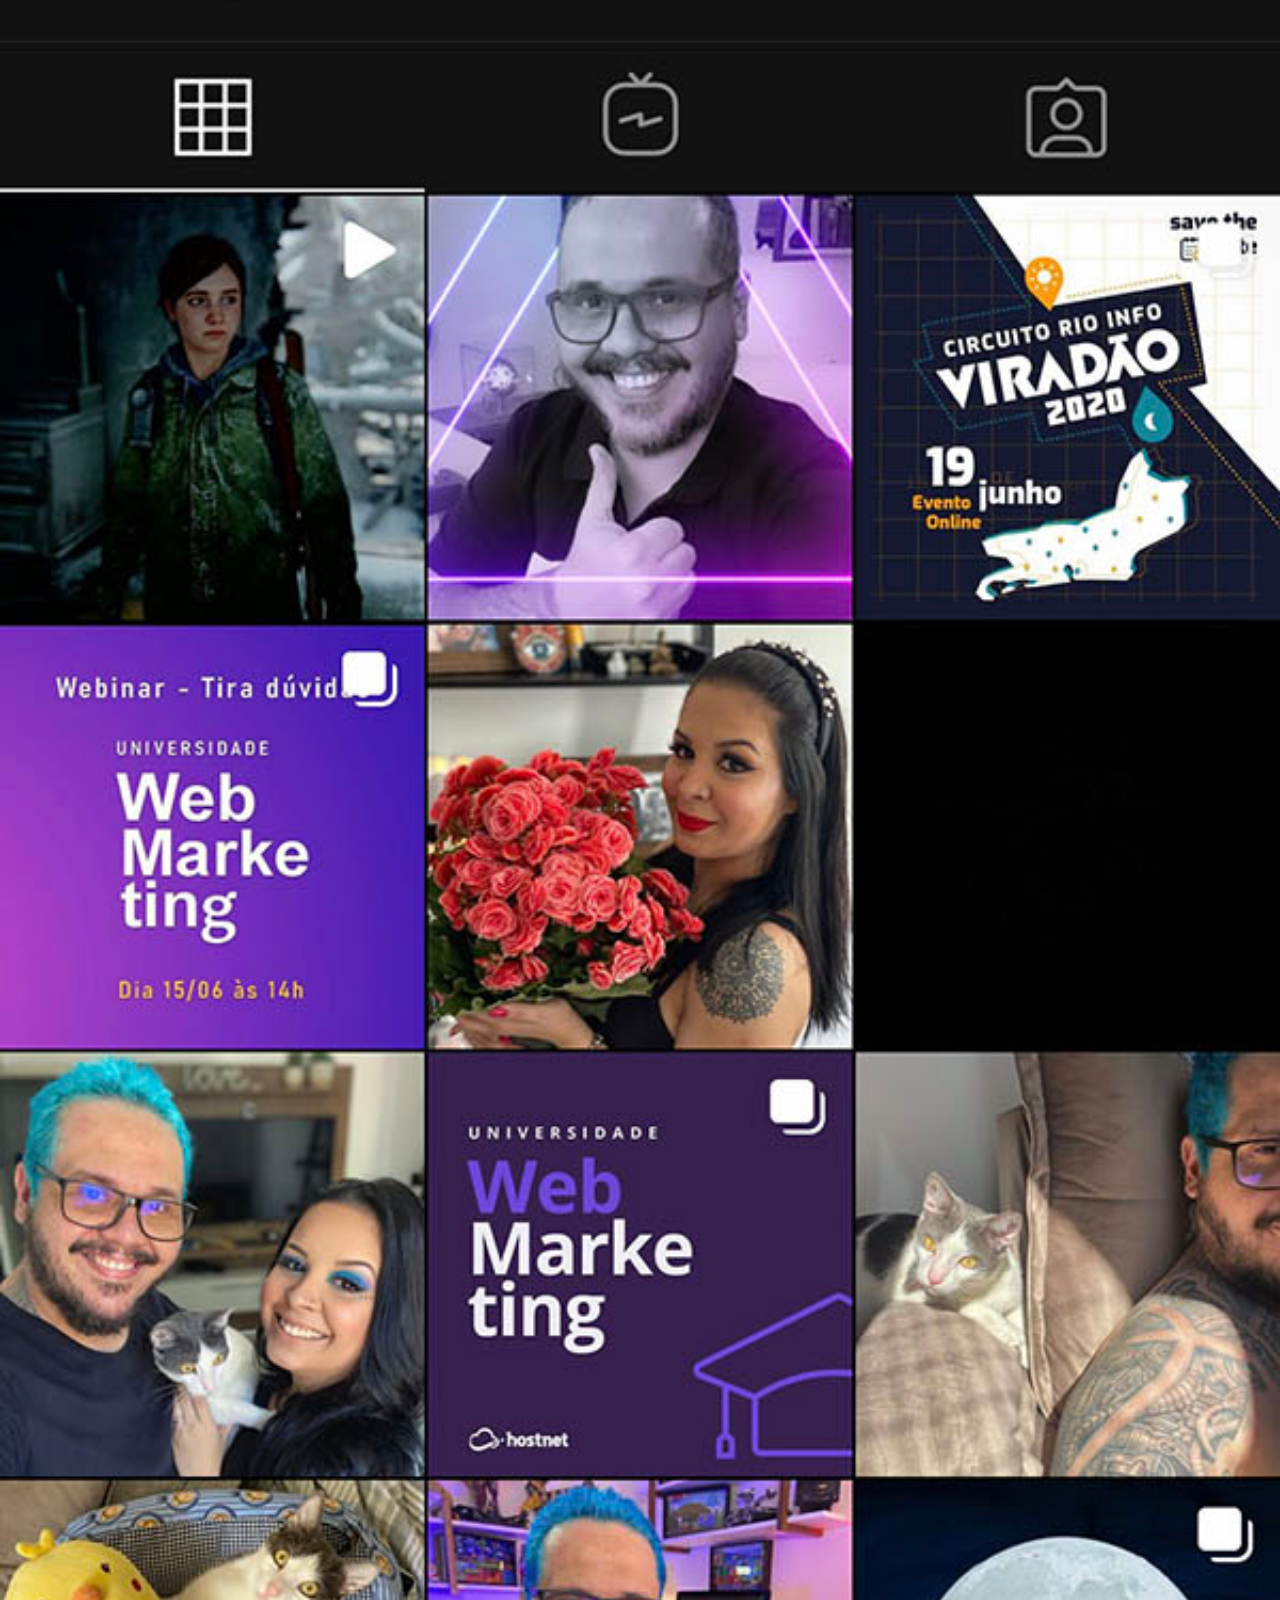
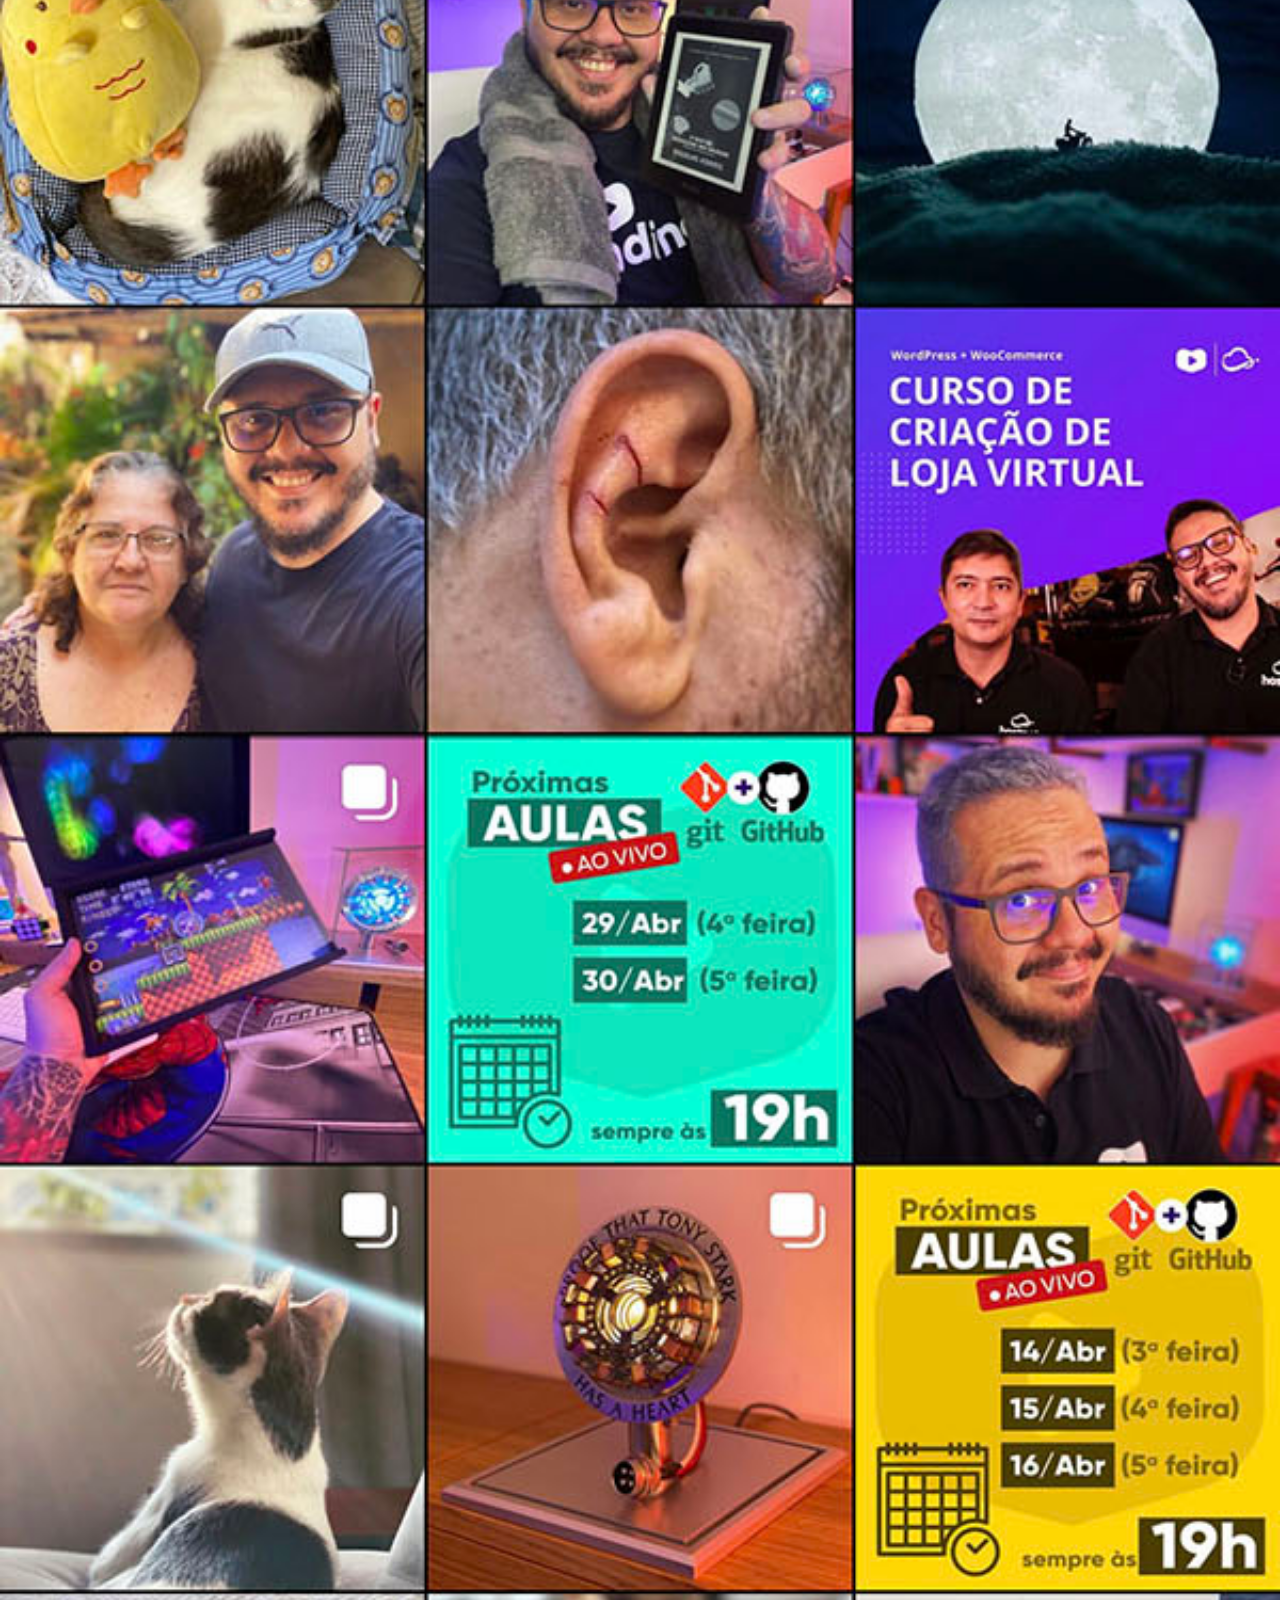
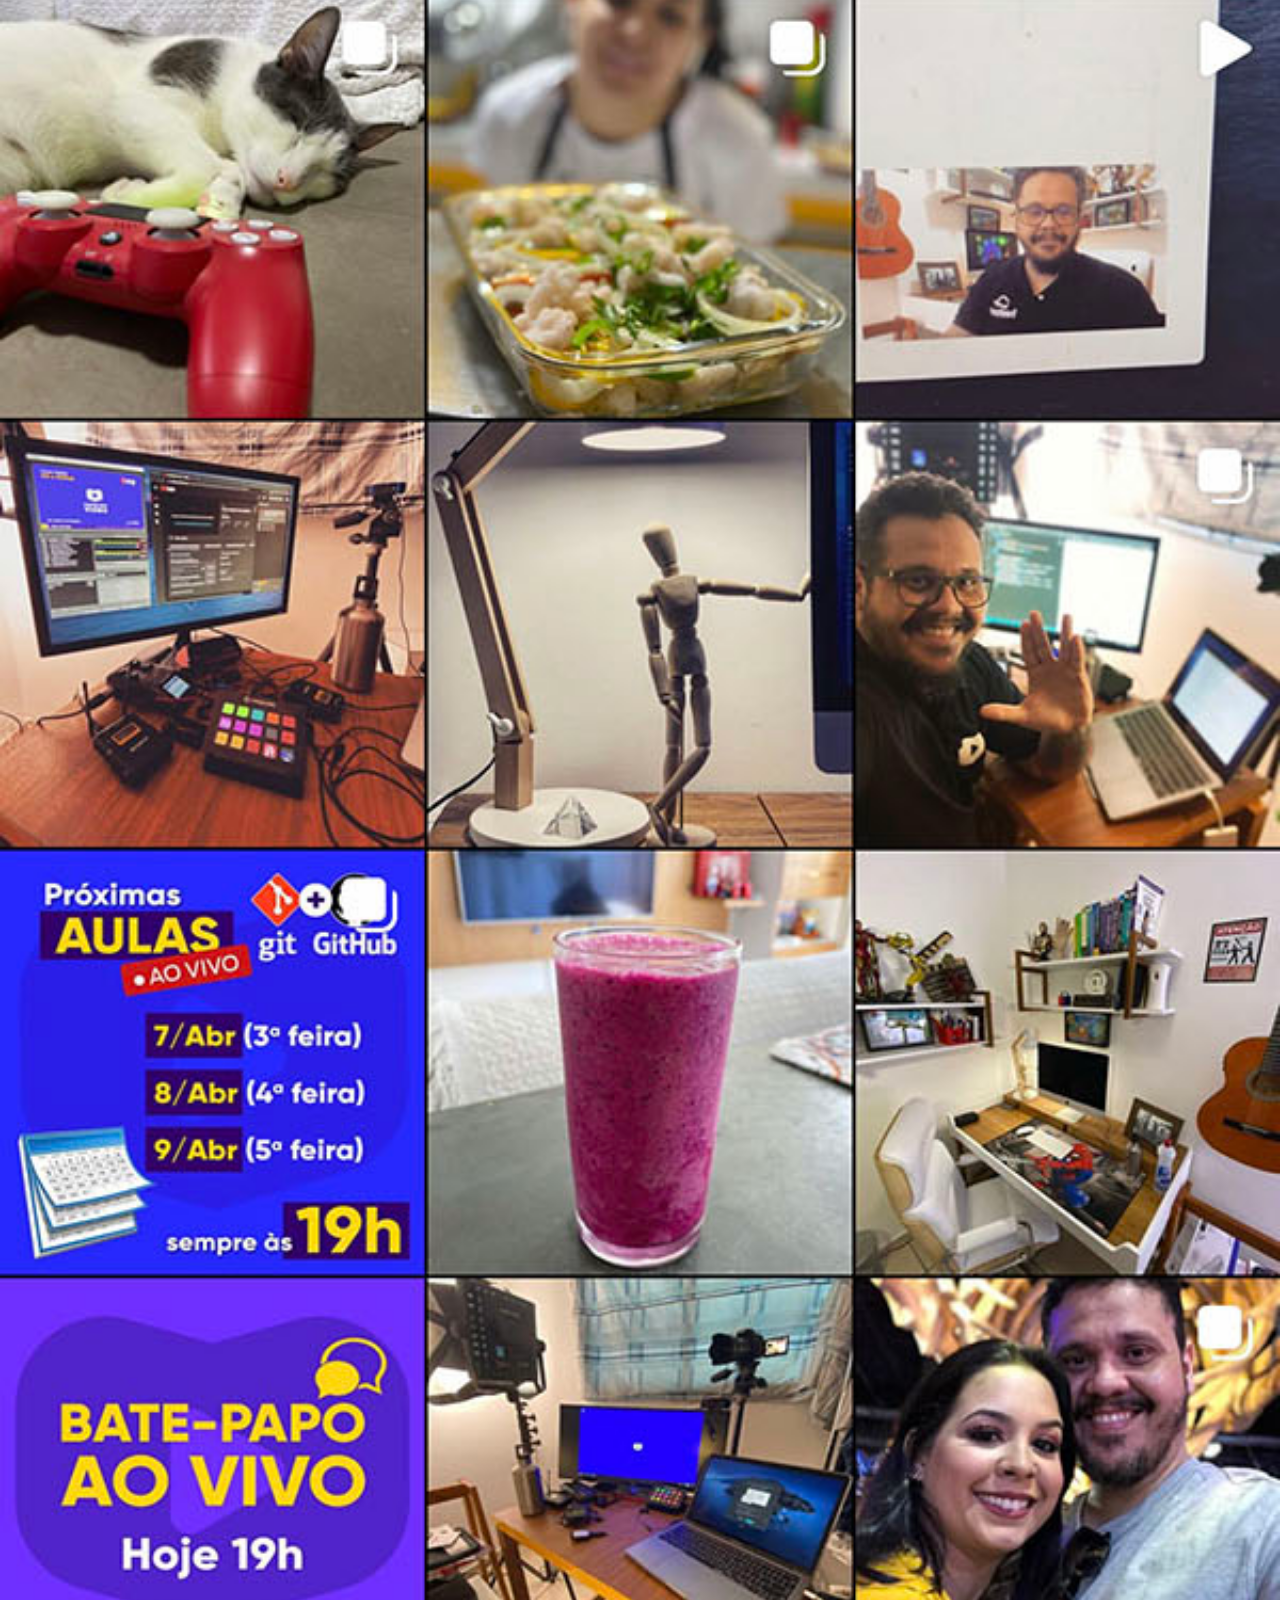
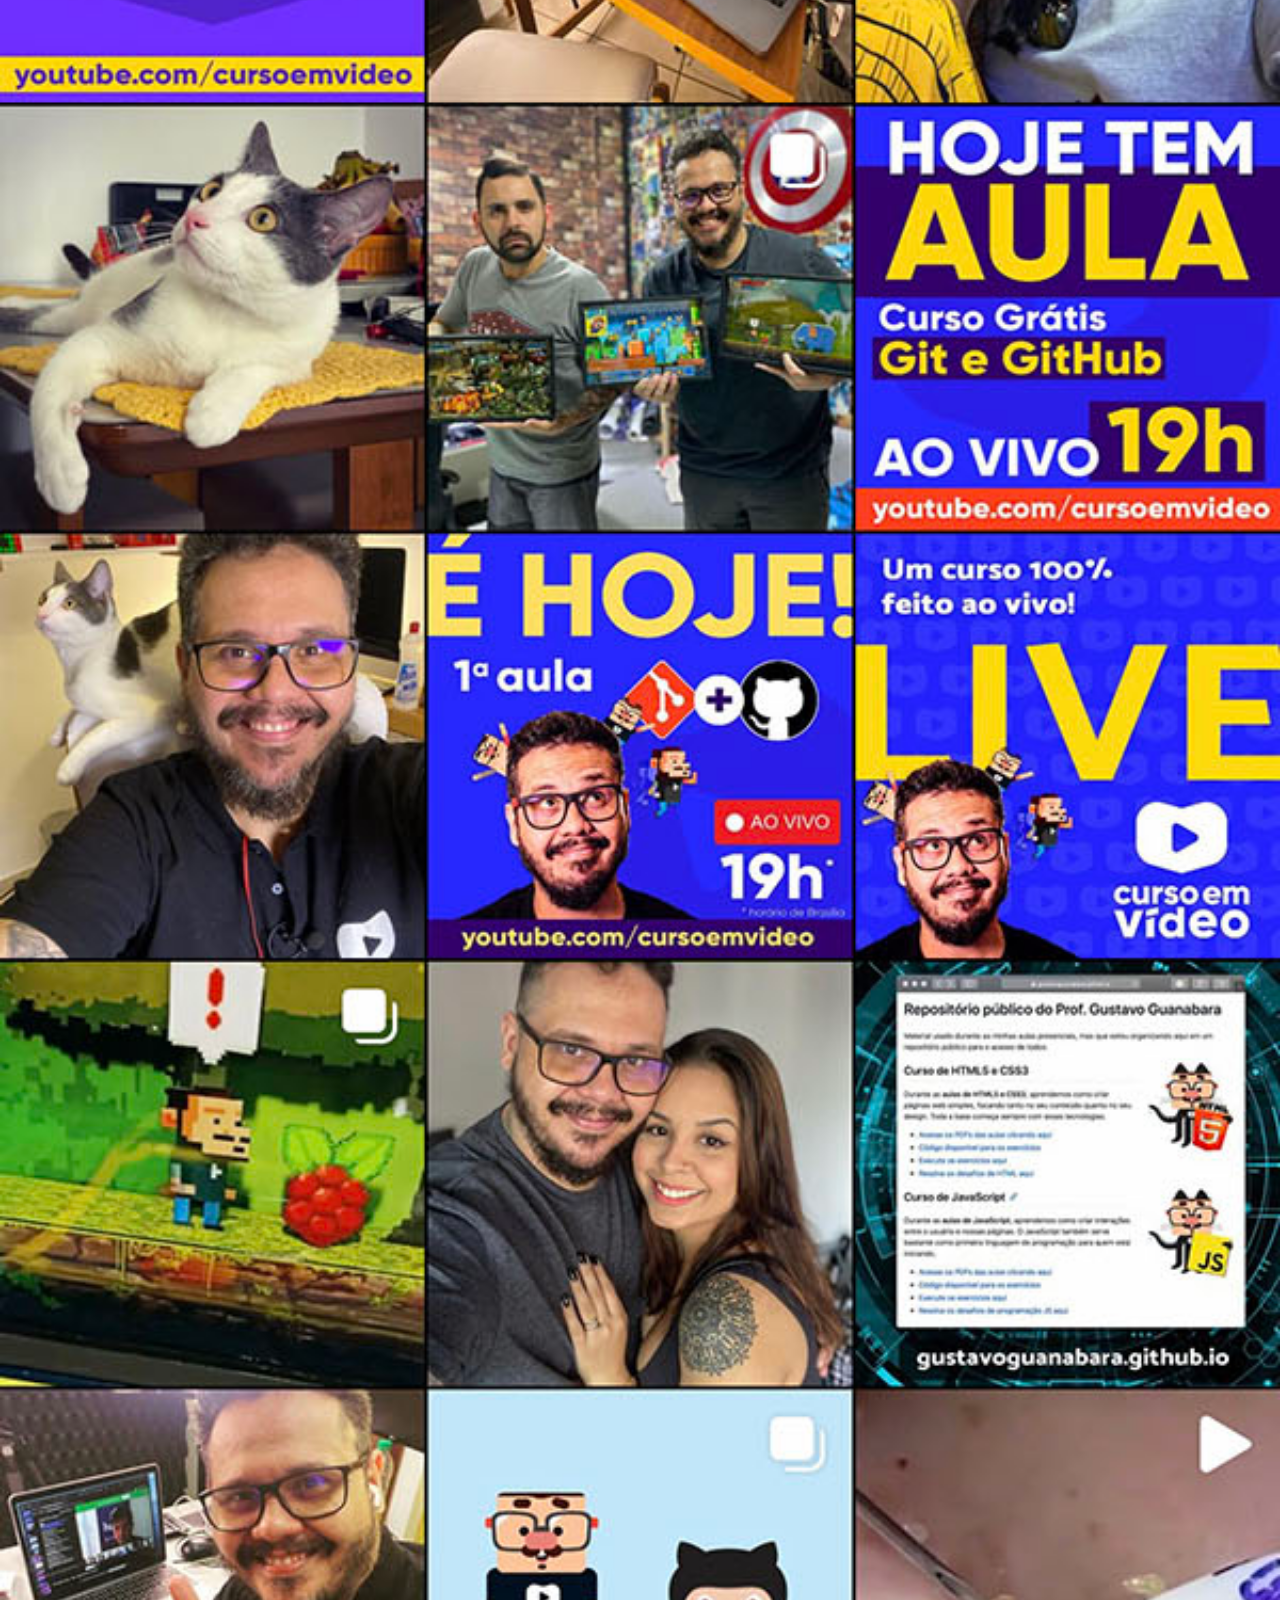
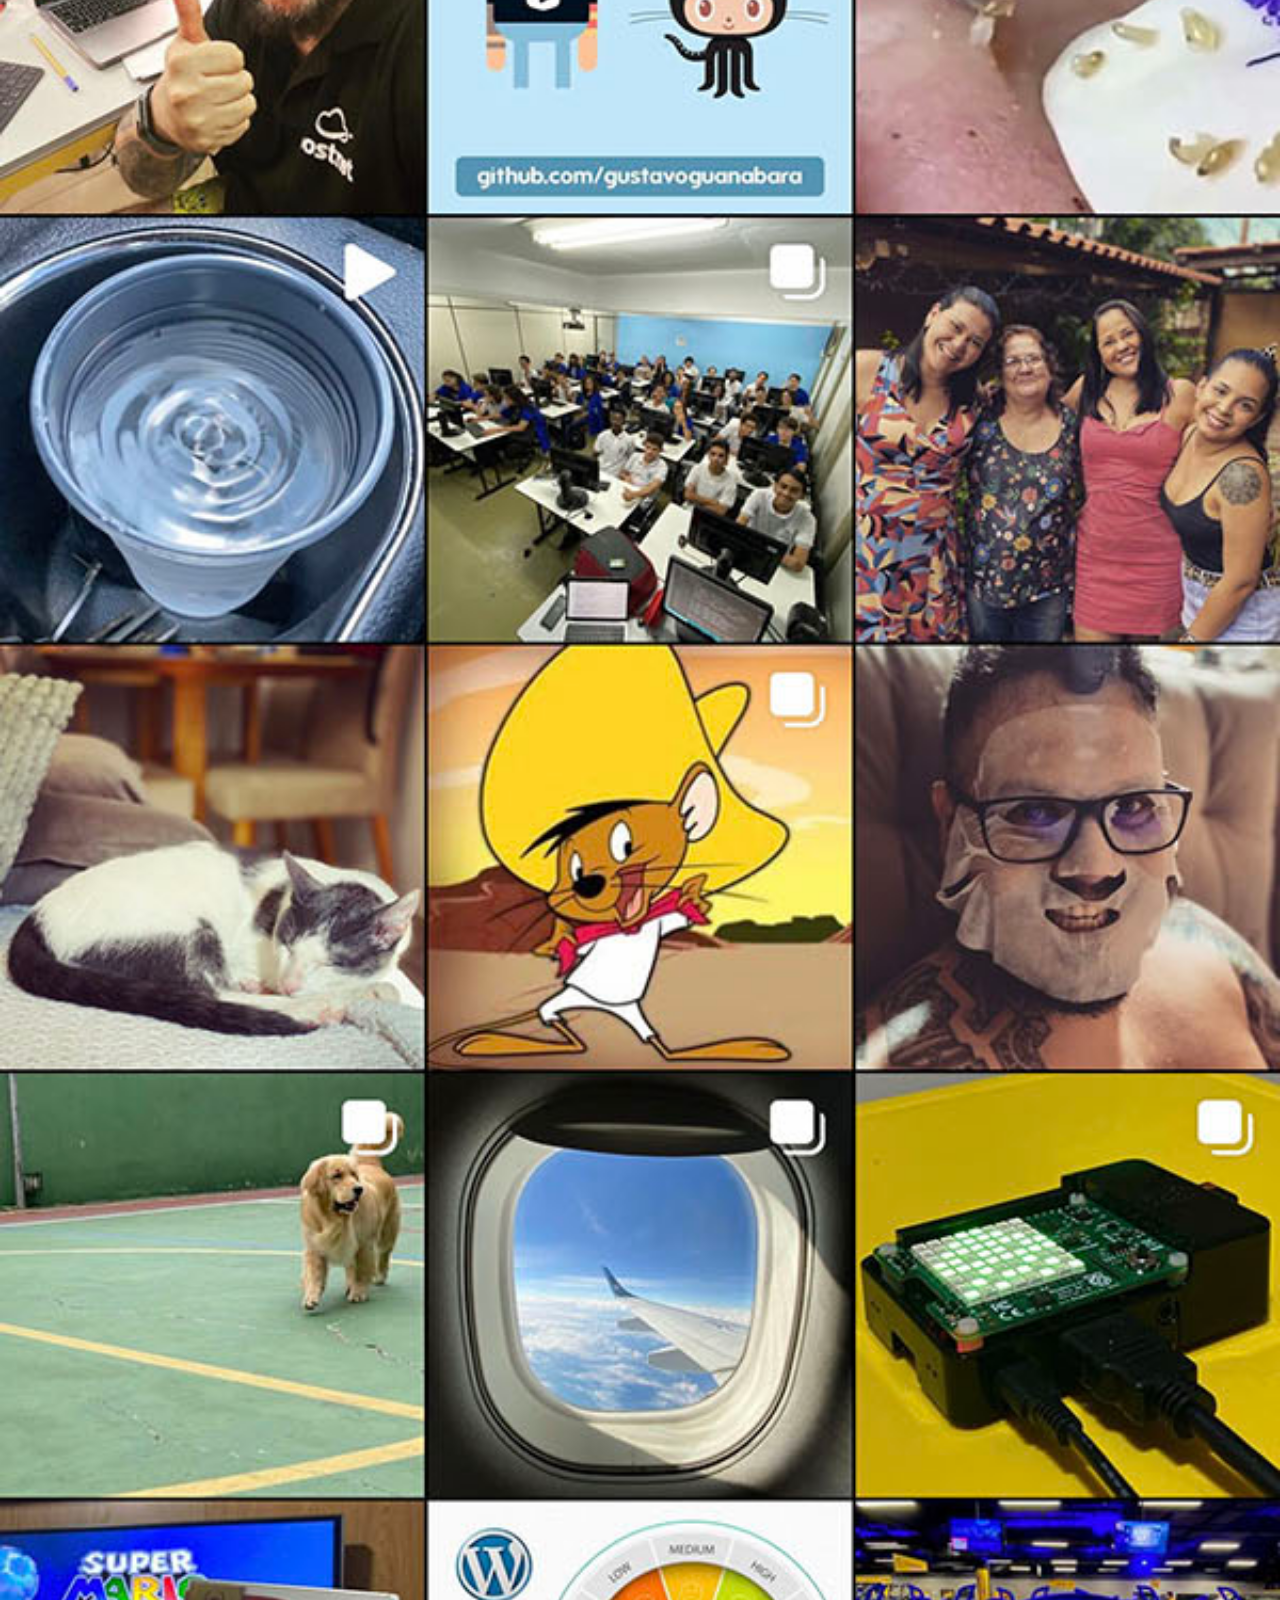
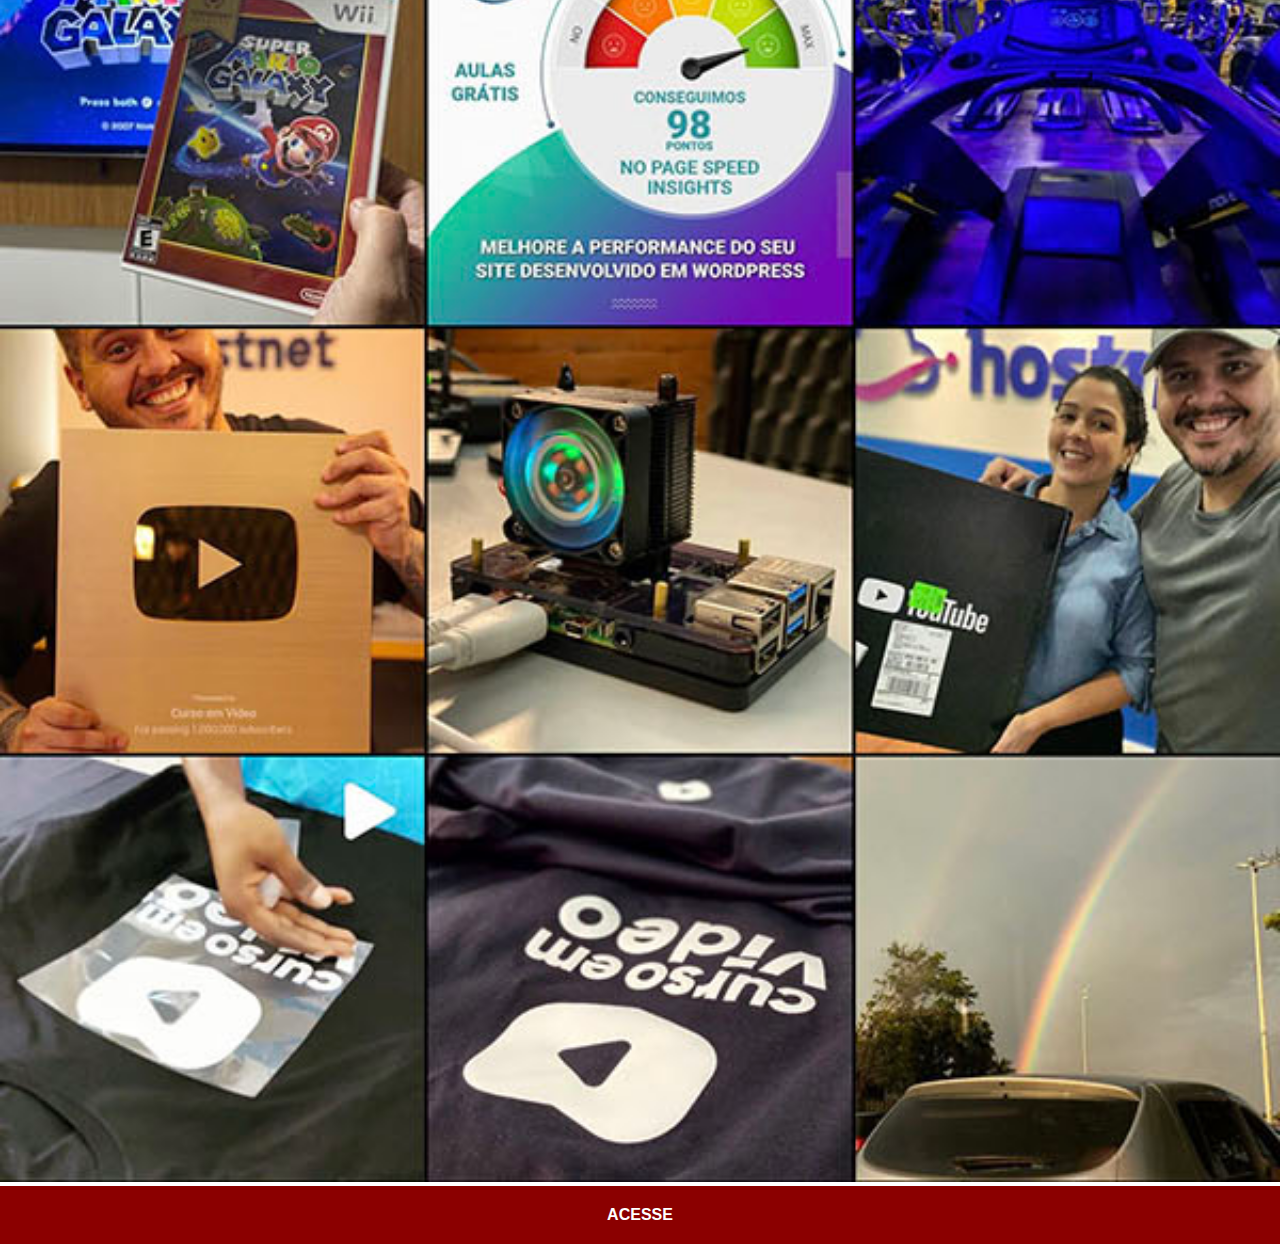
<file: instagram.html>
<!DOCTYPE html>
<html lang="en">
<head>
    <meta charset="UTF-8">
    <meta http-equiv="X-UA-Compatible" content="IE=edge">
    <meta name="viewport" content="width=device-width, initial-scale=1.0">
    <title>Instagram</title>
    <link rel="stylesheet" href="estilos/social.css">
</head>
<body>
    <img src="imagens/tela-instagram.jpg" alt="Instagram">
    <a href="https://www.instagram.com/gustavoguanabara/" target="_blank">ACESSE</a>
</body>
</html>
</file>
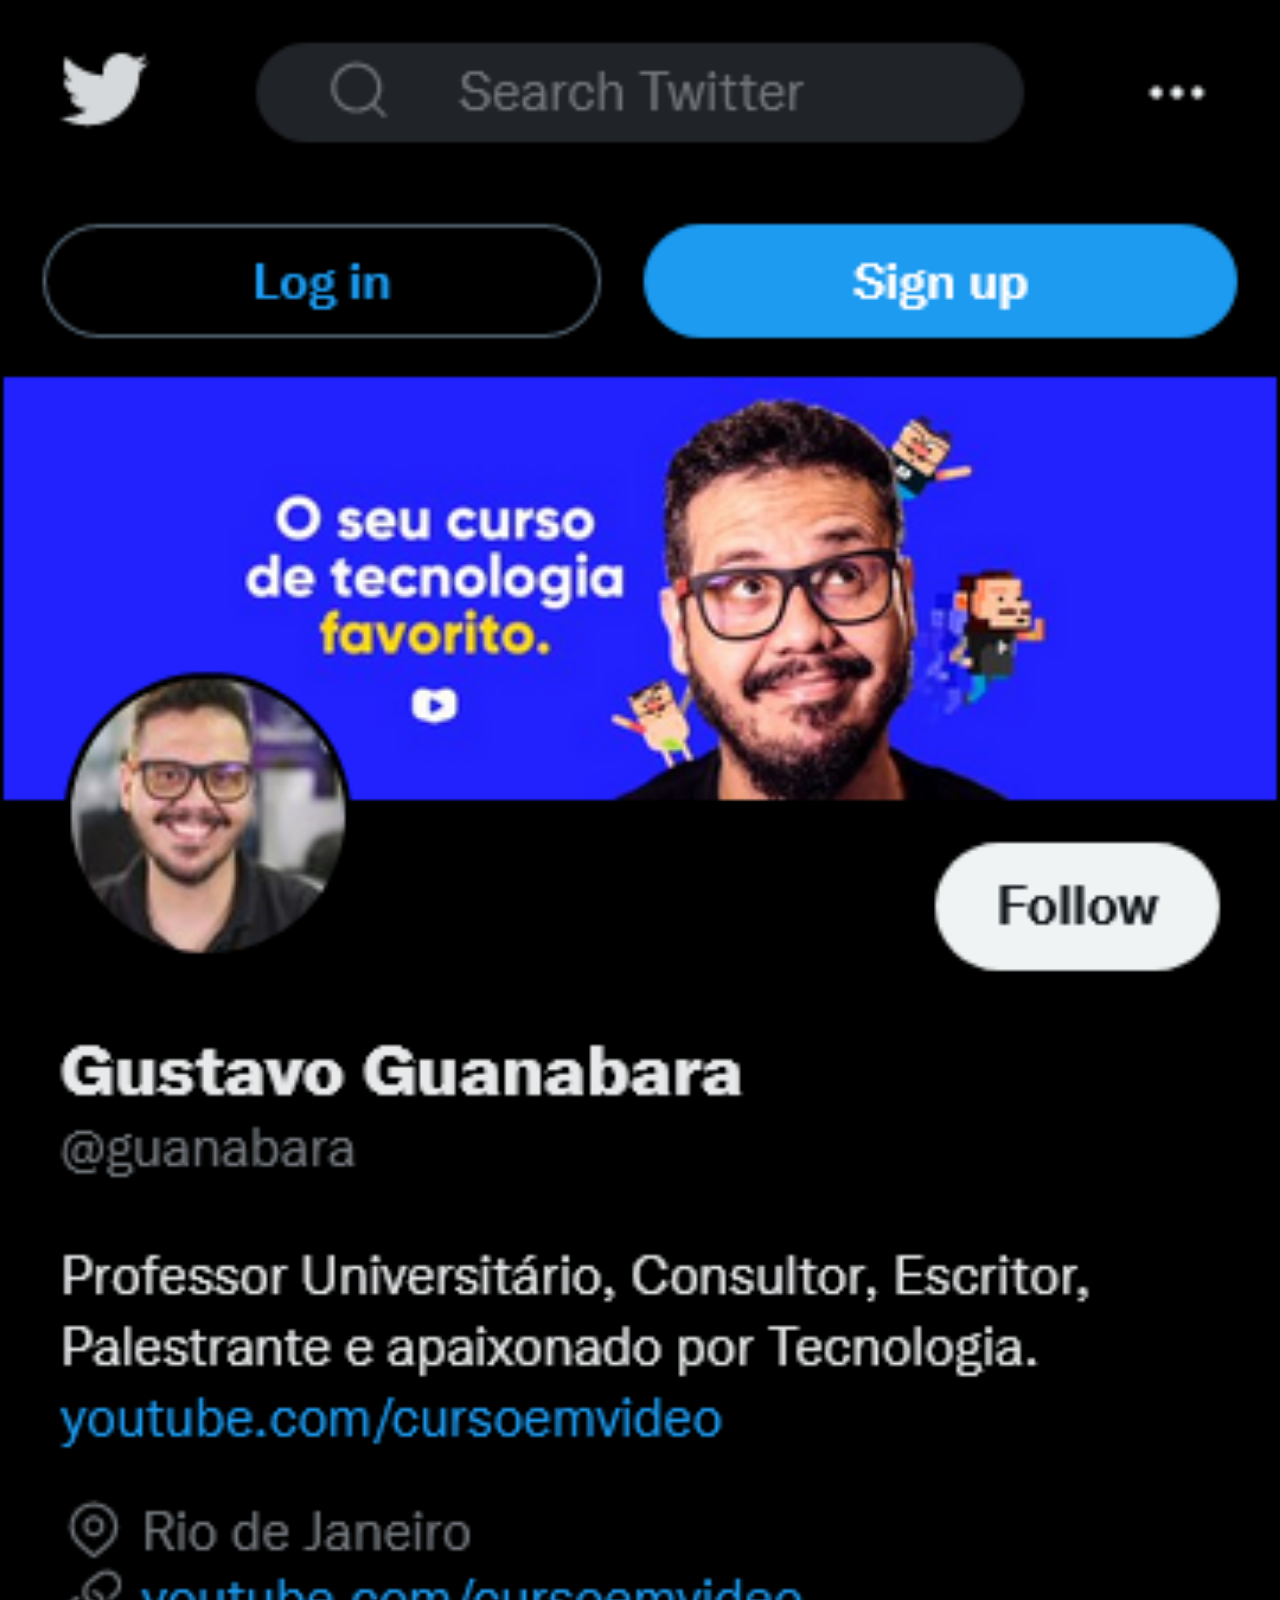
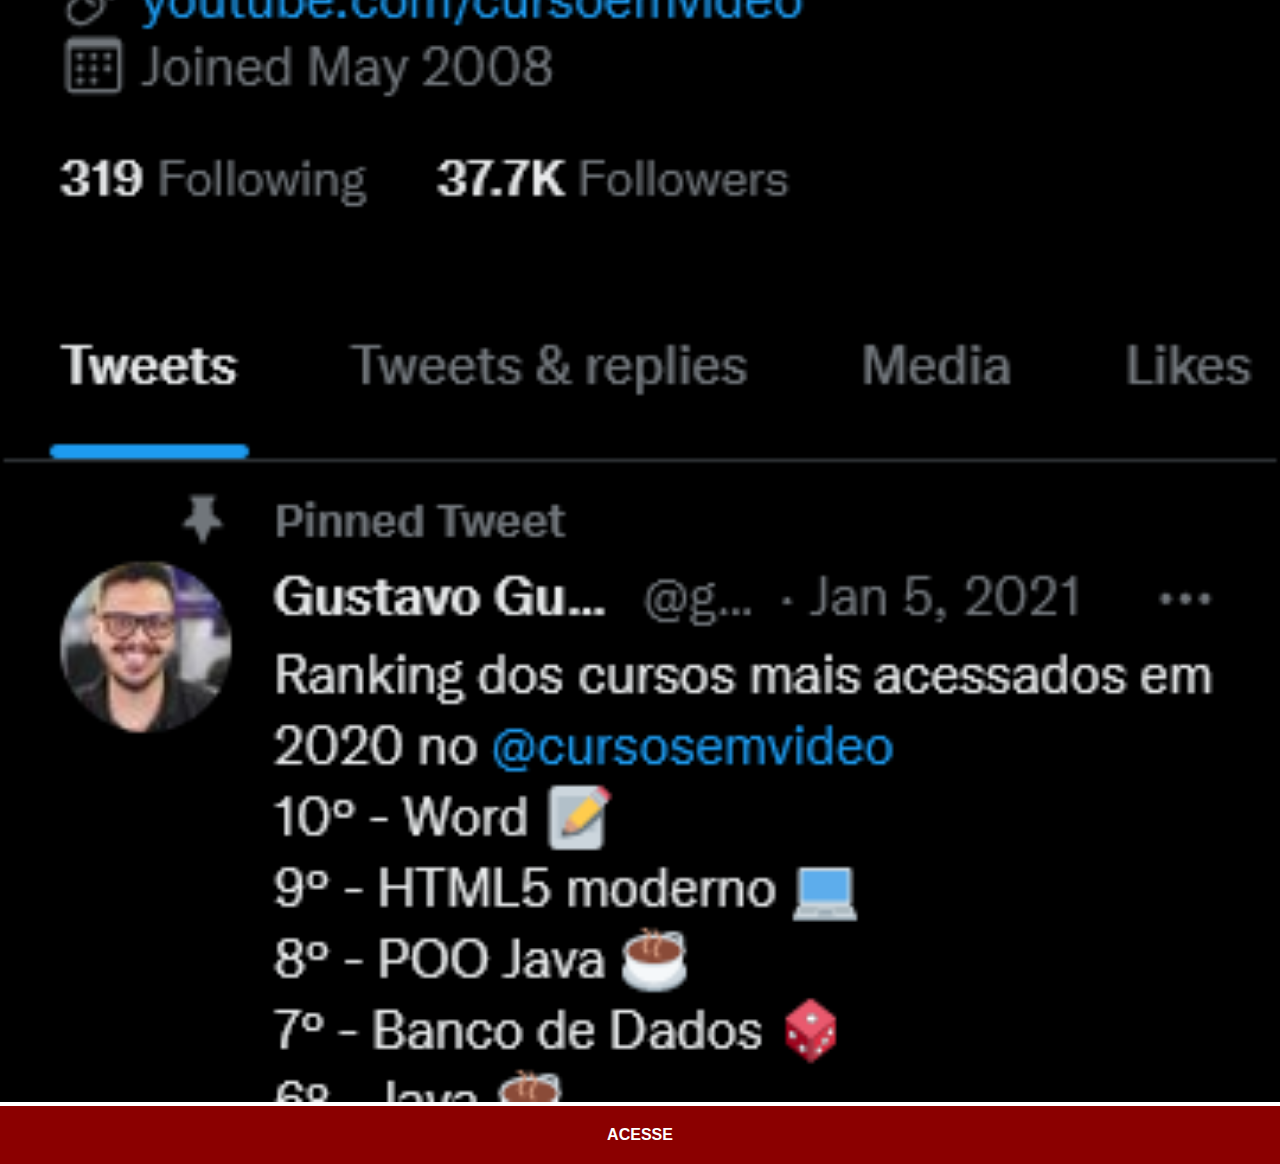
<file: twitter.html>
<!DOCTYPE html>
<html lang="en">
<head>
    <meta charset="UTF-8">
    <meta http-equiv="X-UA-Compatible" content="IE=edge">
    <meta name="viewport" content="width=device-width, initial-scale=1.0">
    <title>Twitter</title>
    <link rel="stylesheet" href="estilos/social.css">
</head>
<body>
    <img src="imagens/twitter-guanabara.png" alt="Twitter">
    <a href="https://twitter.com/guanabara" target="_blank">ACESSE</a>
</body>
</html>
</file>
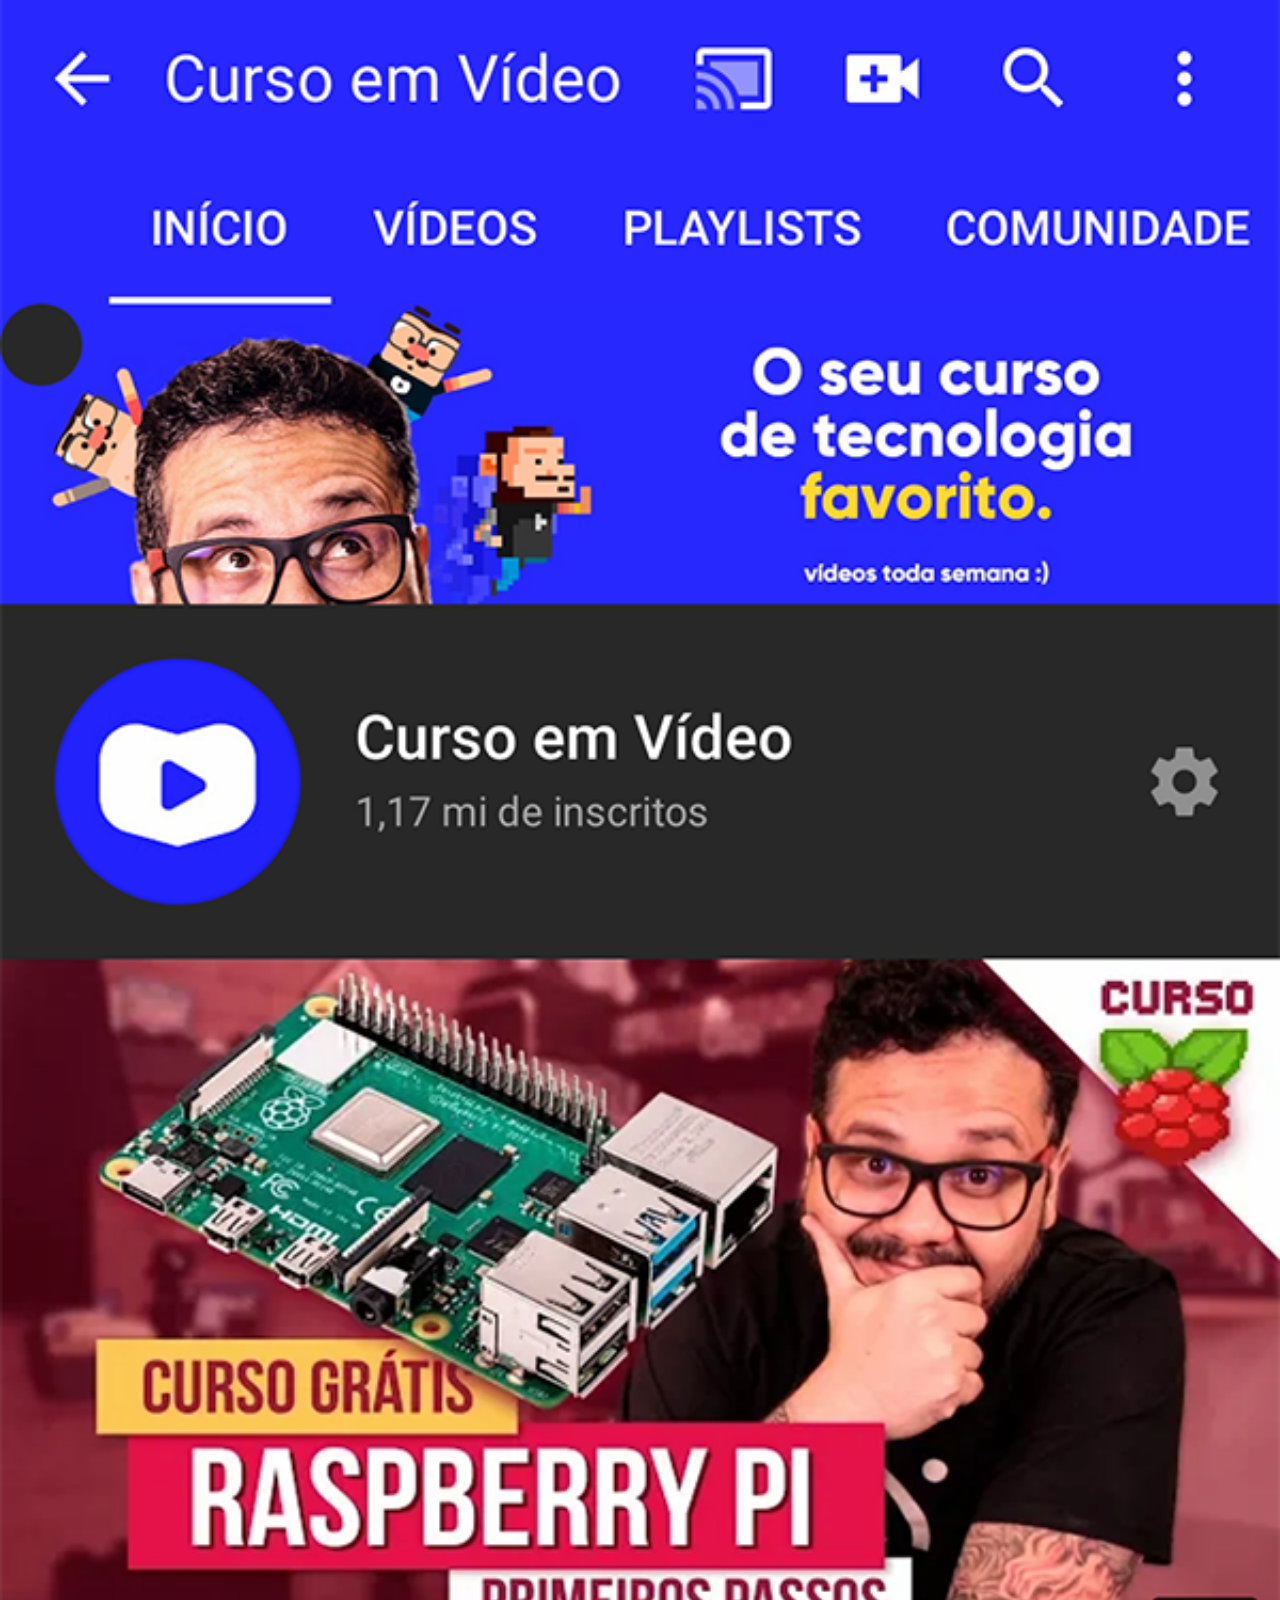
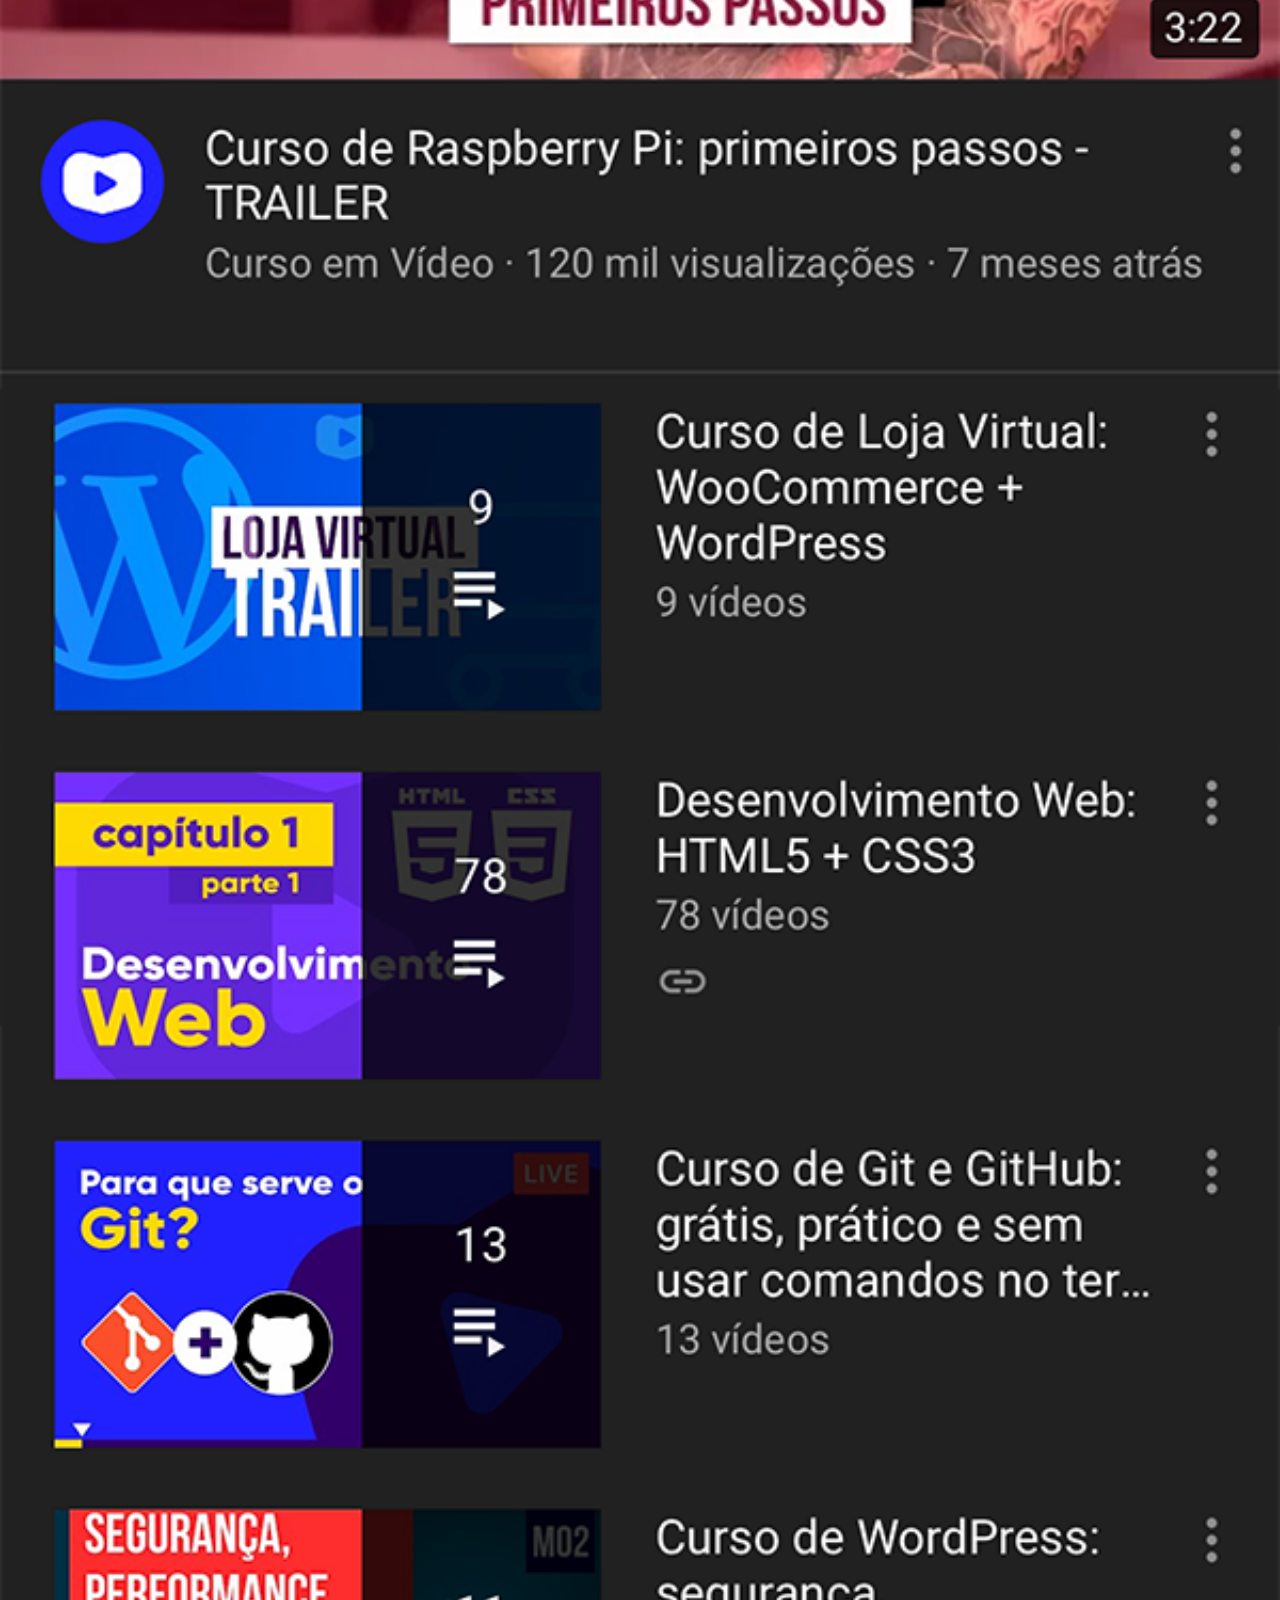
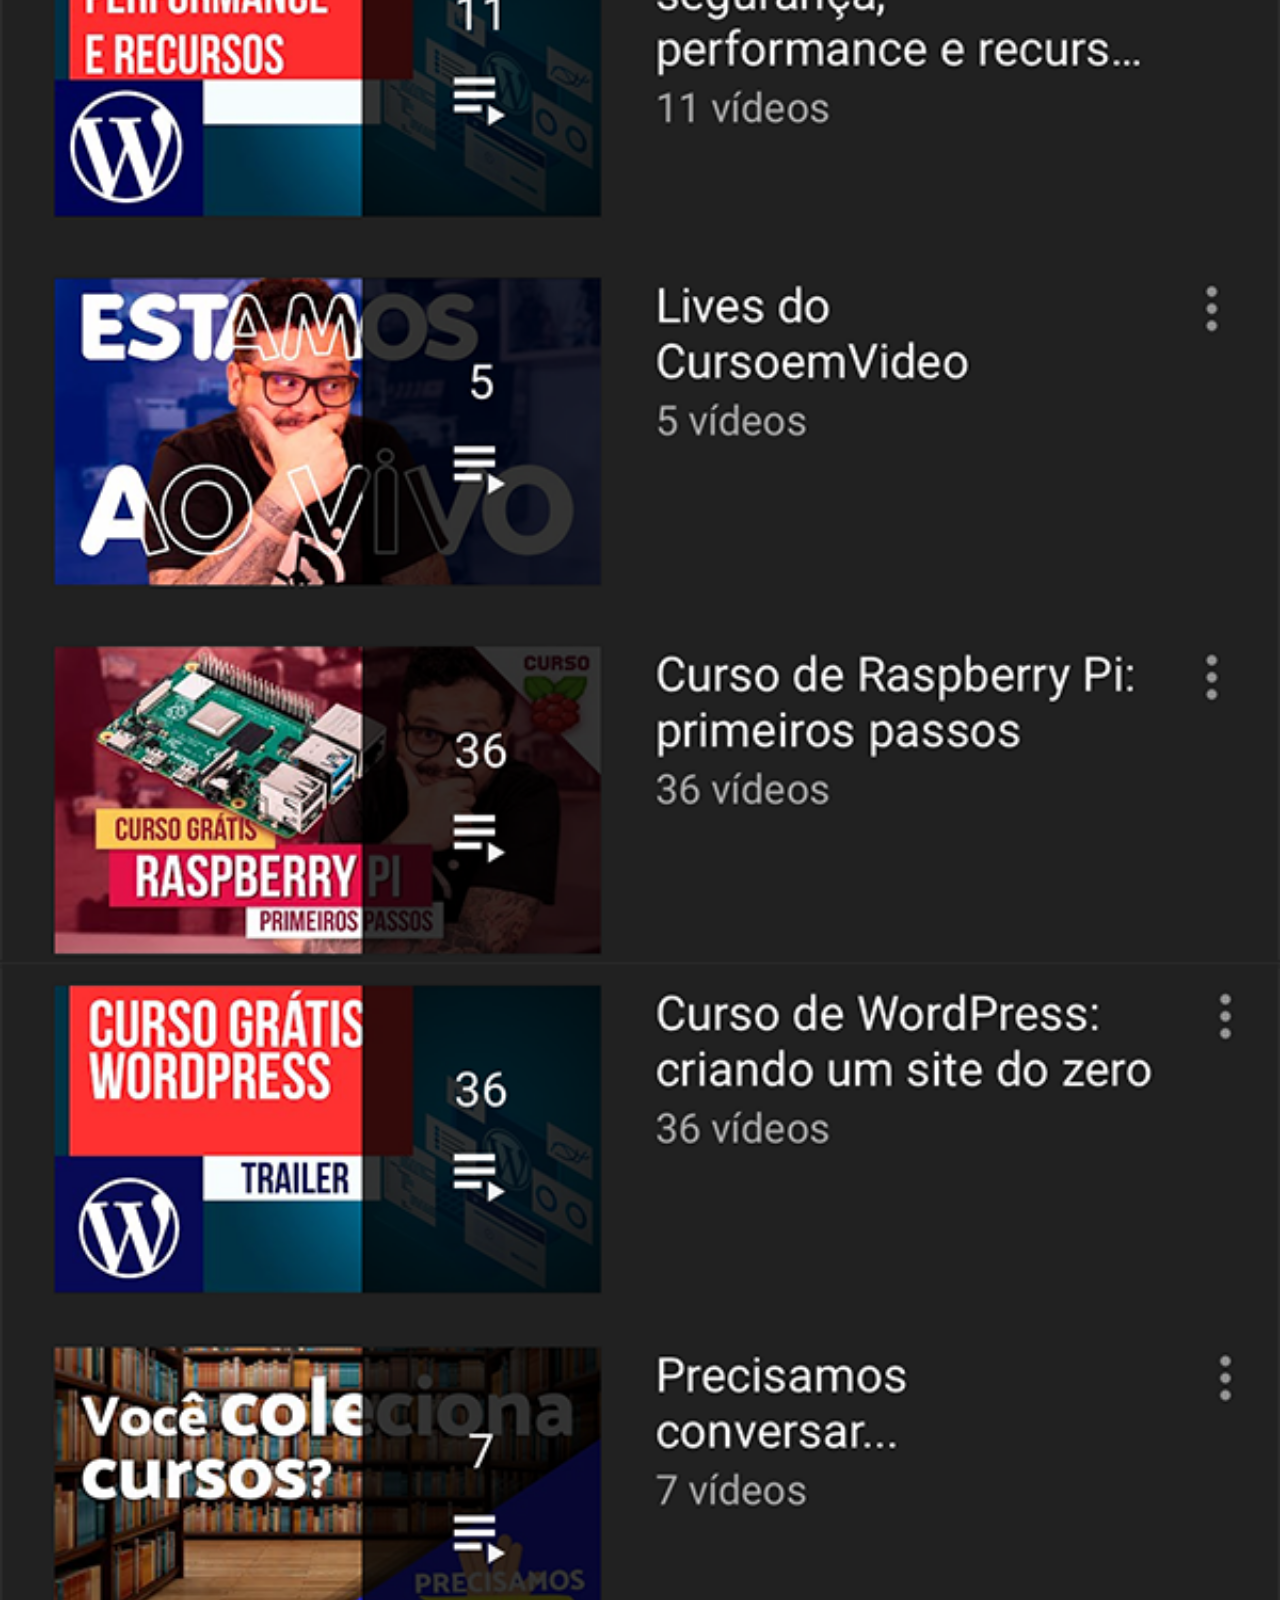
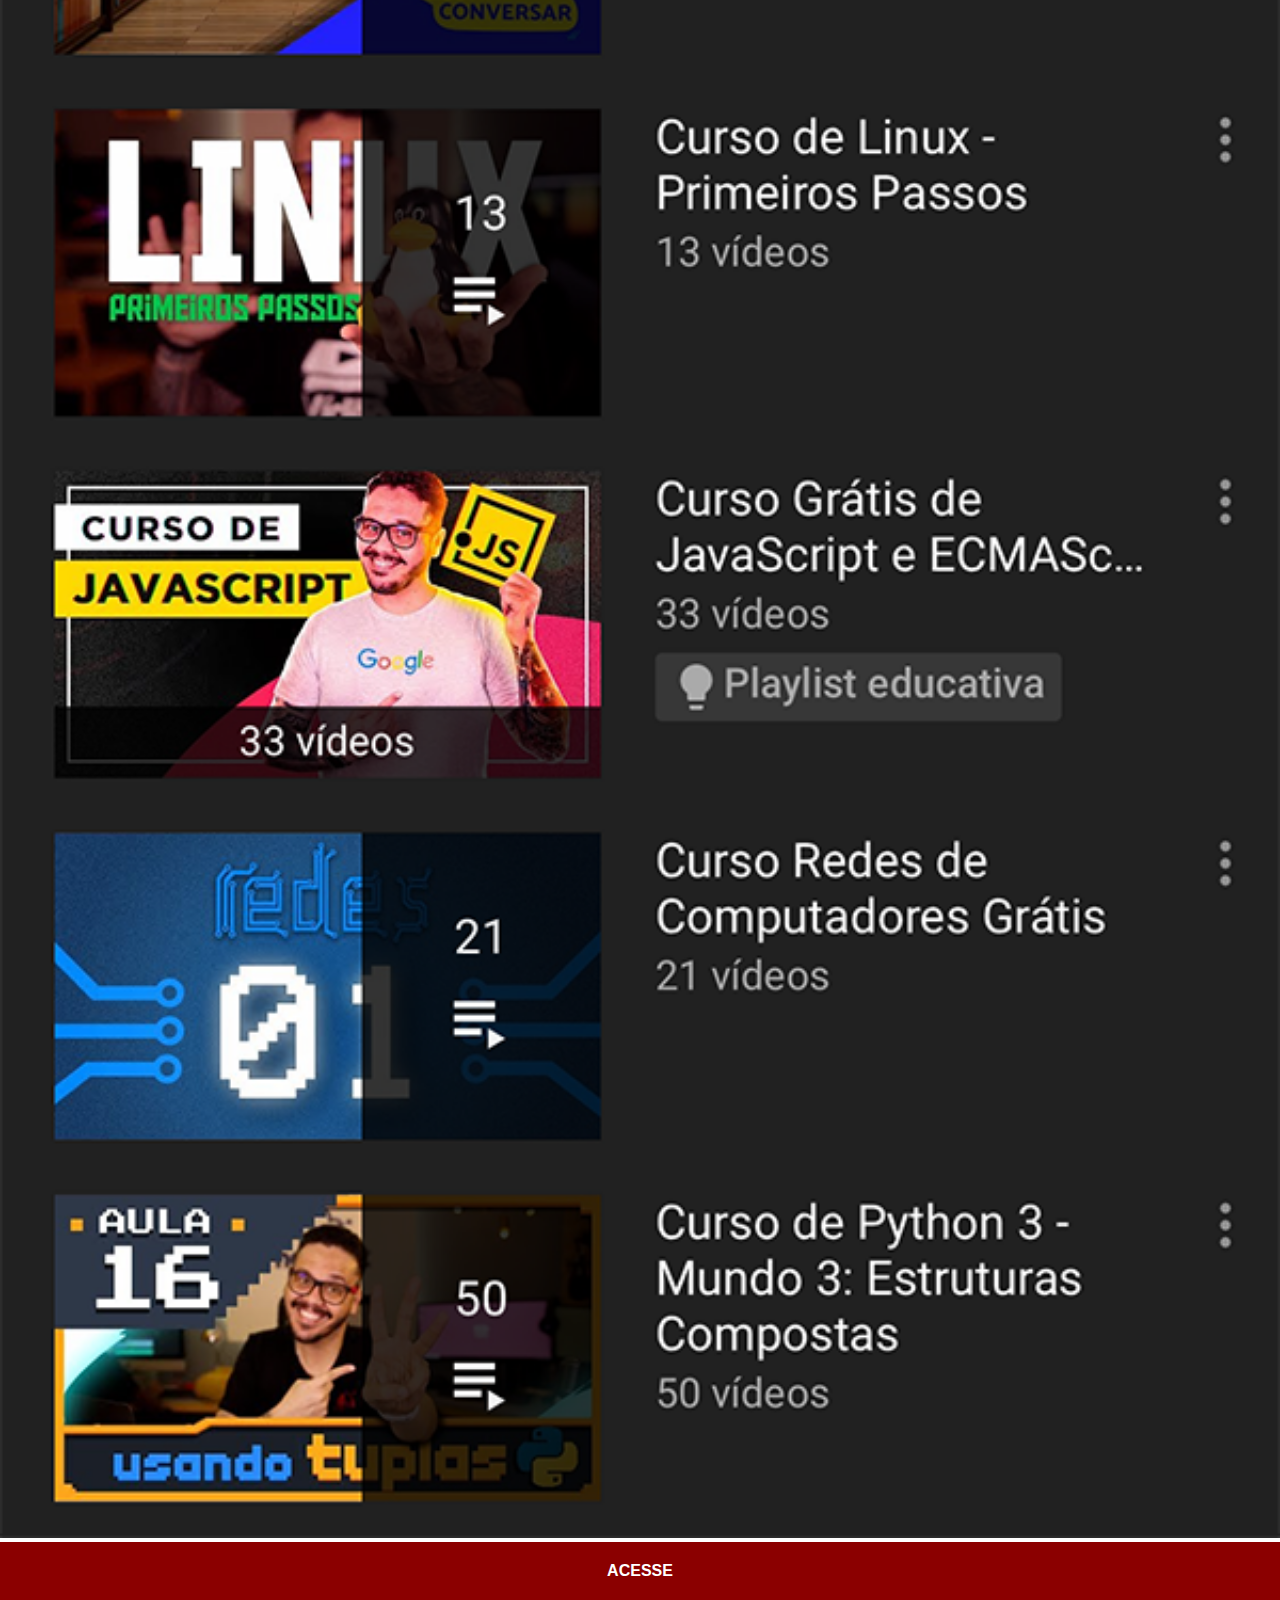
<file: youtube.html>
<!DOCTYPE html>
<html lang="en">
<head>
    <meta charset="UTF-8">
    <meta http-equiv="X-UA-Compatible" content="IE=edge">
    <meta name="viewport" content="width=device-width, initial-scale=1.0">
    <title>YouTube</title>
    <link rel="stylesheet" href="estilos/social.css">
</head>
<body>
    <img src="imagens/tela-youtube.png" alt="youtube">
    <a href="https://www.youtube.com/c/CursoemV%C3%ADdeo/playlists" target="_blank">ACESSE</a>
</body>
</html>
</file>
<file: estilos/style.css>
@charset "UTF-8";

* {
    margin: 0px;
    padding: 0px;
    font-family: Arial, Helvetica, sans-serif;
}

html, body{
    height: 100vh;
    width: 100wv;
    background-color: black;
}

body{
    background: url('../imagens/fundo-madeira.jpg') no-repeat top center;
    background-size: cover;
    background-attachment: fixed;
}

main{
    height: 100vh;
    position: relative;
}

section#telefone{
    height: 627px;
    width: 311px;

    position: absolute;
    top: 50%;
    left: 50%;
    transform: translate(-50%, -50%);

    background: url(../imagens/frame-iphone.png) no-repeat;
}

iframe#tela{
    position: relative;
    top: 80px;
    left: 22px;
    width: 267px;
    height: 471px;
}

section#redes-sociais{
    text-align: right;
}

section#redes-sociais img{
    width: 50px;
    margin: 10px;
    border-radius: 50%;
    box-shadow: 2px 2px 5px rgba(0, 0, 0, 0.466);
    box-sizing: border-box;
}

section#redes-sociais img:hover {
    border: 2px solid rgba(255, 255, 255, 0.582);
    transform: translate(-3px, -3px);
    box-shadow: 5px 5px 10px rgba(0, 0, 0, 0.603);
    transition: transform .3s, border .5s;
}
</file>
<file: estilos/social.css>
@charset "UTF8";

*{
    margin: 0px;
    padding: 0px;
    font-family: Arial, Helvetica, sans-serif;
}

img{
    width: 100vw;
}

a{
    display: block;
    background-color: darkred;
    color: white;
    padding: 20px;
    font-weight: bolder;
    text-decoration: none;
    text-align: center;
}

a:hover{
    background-color: red;
}
</file>
